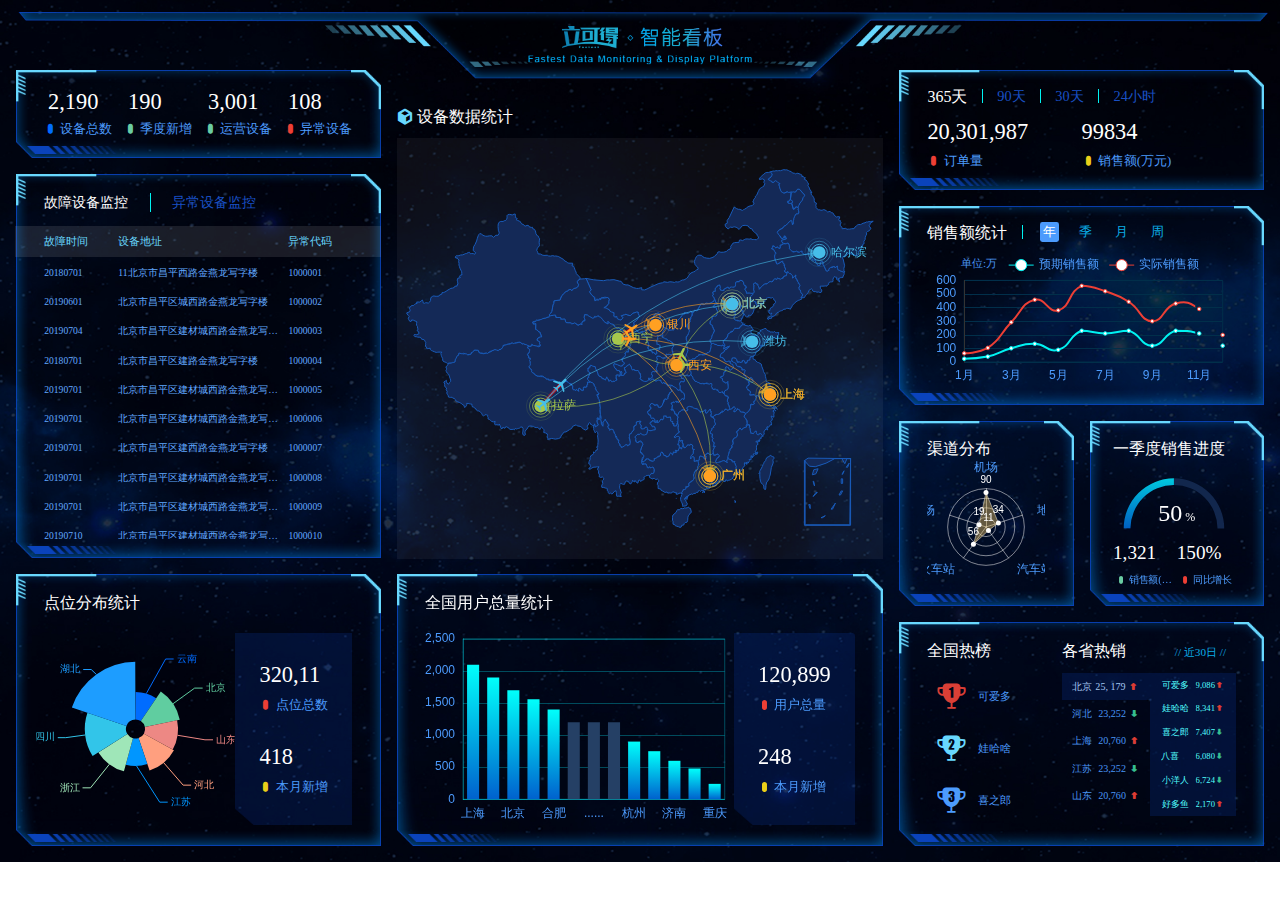
<file: 数据可视化/index.html>
<!DOCTYPE html>
<html lang="en">
  <head>
    <meta charset="UTF-8" />
    <meta name="viewport" content="width=device-width, initial-scale=1.0" />
    <title>数据可视化项目</title>
    <link rel="stylesheet" href="fonts/icomoon.css" />
    <link rel="stylesheet" href="css/index.css" />
    <script src="js/echarts.min.js"></script>
    <script src="js/flexible.js"></script>
    <script src="js/jquery.min.js"></script>
  </head>

  <body>
    <!-- 父容器大盒子 -->
    <div class="viewport">
      <div class="column">
        <!-- 概览区域模块制作 -->
        <div class="panel overview">
          <div class="inner">
            <ul>
              <li>
                <h4>2,190</h4>
                <span>
                  <i class="icon-dot" style="color: #006cff"></i>
                  设备总数
                </span>
              </li>
              <li class="item">
                <h4>190</h4>
                <span>
                  <i class="icon-dot" style="color: #6acca3"></i>
                  季度新增
                </span>
              </li>
              <li>
                <h4>3,001</h4>
                <span>
                  <i class="icon-dot" style="color: #6acca3"></i>
                  运营设备
                </span>
              </li>
              <li>
                <h4>108</h4>
                <span>
                  <i class="icon-dot" style="color: #ed3f35"></i>
                  异常设备
                </span>
              </li>
            </ul>
          </div>
        </div>
        <!-- 监控区域模块制作 -->
        <div class="panel monitor">
          <div class="inner">
            <div class="tabs">
              <a href="javascript:;" class="active">故障设备监控</a>
              <a href="javascript:;">异常设备监控</a>
            </div>
            <div class="content" style="display: block;">
              <div class="head">
                <span class="col">故障时间</span>
                <span class="col">设备地址</span>
                <span class="col">异常代码</span>
              </div>
              <div class="marquee-view">
                <div class="marquee">
                  <div class="row">
                    <span class="col">20180701</span>
                    <span class="col">11北京市昌平西路金燕龙写字楼</span>
                    <span class="col">1000001</span>
                    <span class="icon-dot"></span>
                  </div>
                  <div class="row">
                    <span class="col">20190601</span>
                    <span class="col">北京市昌平区城西路金燕龙写字楼</span>
                    <span class="col">1000002</span>
                    <span class="icon-dot"></span>
                  </div>
                  <div class="row">
                    <span class="col">20190704</span>
                    <span class="col">北京市昌平区建材城西路金燕龙写字楼</span>
                    <span class="col">1000003</span>
                    <span class="icon-dot"></span>
                  </div>
                  <div class="row">
                    <span class="col">20180701</span>
                    <span class="col">北京市昌平区建路金燕龙写字楼</span>
                    <span class="col">1000004</span>
                    <span class="icon-dot"></span>
                  </div>
                  <div class="row">
                    <span class="col">20190701</span>
                    <span class="col">北京市昌平区建材城西路金燕龙写字楼</span>
                    <span class="col">1000005</span>
                    <span class="icon-dot"></span>
                  </div>
                  <div class="row">
                    <span class="col">20190701</span>
                    <span class="col">北京市昌平区建材城西路金燕龙写字楼</span>
                    <span class="col">1000006</span>
                    <span class="icon-dot"></span>
                  </div>
                  <div class="row">
                    <span class="col">20190701</span>
                    <span class="col">北京市昌平区建西路金燕龙写字楼</span>
                    <span class="col">1000007</span>
                    <span class="icon-dot"></span>
                  </div>
                  <div class="row">
                    <span class="col">20190701</span>
                    <span class="col">北京市昌平区建材城西路金燕龙写字楼</span>
                    <span class="col">1000008</span>
                    <span class="icon-dot"></span>
                  </div>
                  <div class="row">
                    <span class="col">20190701</span>
                    <span class="col">北京市昌平区建材城西路金燕龙写字楼</span>
                    <span class="col">1000009</span>
                    <span class="icon-dot"></span>
                  </div>
                  <div class="row">
                    <span class="col">20190710</span>
                    <span class="col">北京市昌平区建材城西路金燕龙写字楼</span>
                    <span class="col">1000010</span>
                    <span class="icon-dot"></span>
                  </div>
                </div>
              </div>
            </div>
            <div class="content">
              <div class="head">
                <span class="col">异常时间</span>
                <span class="col">设备地址</span>
                <span class="col">异常代码</span>
              </div>
              <div class="marquee-view">
                <div class="marquee">
                  <div class="row">
                    <span class="col">20190701</span>
                    <span class="col">北京市昌平区建材城西路金燕龙写字楼</span>
                    <span class="col">1000001</span>
                    <span class="icon-dot"></span>
                  </div>
                  <div class="row">
                    <span class="col">20190701</span>
                    <span class="col">北京市昌平区建材城西路金燕龙写字楼</span>
                    <span class="col">1000002</span>
                    <span class="icon-dot"></span>
                  </div>
                  <div class="row">
                    <span class="col">20190703</span>
                    <span class="col">北京市昌平区建材城西路金燕龙写字楼</span>
                    <span class="col">1000002</span>
                    <span class="icon-dot"></span>
                  </div>
                  <div class="row">
                    <span class="col">20190704</span>
                    <span class="col">北京市昌平区建材城西路金燕龙写字楼</span>
                    <span class="col">1000002</span>
                    <span class="icon-dot"></span>
                  </div>
                  <div class="row">
                    <span class="col">20190705</span>
                    <span class="col">北京市昌平区建材城西路金燕龙写字楼</span>
                    <span class="col">1000002</span>
                    <span class="icon-dot"></span>
                  </div>
                  <div class="row">
                    <span class="col">20190706</span>
                    <span class="col">北京市昌平区建材城西路金燕龙写字楼</span>
                    <span class="col">1000002</span>
                    <span class="icon-dot"></span>
                  </div>
                  <div class="row">
                    <span class="col">20190707</span>
                    <span class="col">北京市昌平区建材城西路金燕龙写字楼</span>
                    <span class="col">1000002</span>
                    <span class="icon-dot"></span>
                  </div>
                  <div class="row">
                    <span class="col">20190708</span>
                    <span class="col">北京市昌平区建材城西路金燕龙写字楼</span>
                    <span class="col">1000002</span>
                    <span class="icon-dot"></span>
                  </div>
                  <div class="row">
                    <span class="col">20190709</span>
                    <span class="col">北京市昌平区建材城西路金燕龙写字楼</span>
                    <span class="col">1000002</span>
                    <span class="icon-dot"></span>
                  </div>
                  <div class="row">
                    <span class="col">20190710</span>
                    <span class="col">北京市昌平区建材城西路金燕龙写字楼</span>
                    <span class="col">1000002</span>
                    <span class="icon-dot"></span>
                  </div>
                </div>
              </div>
            </div>
          </div>
        </div>
        <!-- 点位分布统计模块制作 -->
        <div class="point panel">
          <div class="inner">
            <h3>点位分布统计</h3>
            <div class="chart">
              <div class="pie"></div>
              <div class="data">
                <div class="item">
                  <h4>320,11</h4>
                  <span>
                    <i class="icon-dot" style="color: #ed3f35"></i>
                    点位总数
                  </span>
                </div>
                <div class="item">
                  <h4>418</h4>
                  <span>
                    <i class="icon-dot" style="color: #eacf19"></i>
                    本月新增
                  </span>
                </div>
              </div>
            </div>
          </div>
        </div>
      </div>
      <div class="column">
        <!-- 地图模块 -->
        <div class="map">
          <h3>
            <span class="icon-cube"></span>
            设备数据统计
          </h3>
          <div class="chart">
            <div class="geo"></div>
          </div>
        </div>  
        <!-- 用户统计模块 -->
        <div class="users panel">
          <div class="inner">
            <h3>全国用户总量统计</h3>
            <div class="chart">
              <div class="bar"></div>
              <div class="data">
                <div class="item">
                  <h4>120,899</h4>
                  <span>
                    <i class="icon-dot" style="color: #ed3f35"></i>
                    用户总量
                  </span>
                </div>
                <div class="item">
                  <h4>248</h4>
                  <span>
                    <i class="icon-dot" style="color: #eacf19"></i>
                    本月新增
                  </span>
                </div>
              </div>
            </div>
          </div>
        </div>
      </div>
      <div class="column">
        <!-- 订单 -->
        <div class="order panel">
          <div class="inner">
            <!-- 筛选 -->
            <div class="filter">
              <a href="javascript:;" class="active">365天</a>
              <a href="javascript:;">90天</a>
              <a href="javascript:;">30天</a>
              <a href="javascript:;">24小时</a>
            </div>
            <!-- 数据 -->
            <div class="data">
              <div class="item">
                <h4>20,301,987</h4>
                <span>
                  <i class="icon-dot" style="color: #ed3f35;"></i>
                  订单量
                </span>
              </div>
              <div class="item">
                <h4>99834</h4>
                <span>
                  <i class="icon-dot" style="color: #eacf19;"></i>
                  销售额(万元)
                </span>
              </div>
            </div>
          </div>
        </div>
        <!-- 销售额 -->
        <div class="sales panel">
          <div class="inner">
            <div class="caption">
              <h3>销售额统计</h3>
              <a href="javascript:;" class="active" data-type="year">年</a>
              <a href="javascript:;" data-type="quarter">季</a>
              <a href="javascript:;" data-type="month">月</a>
              <a href="javascript:;" data-type="week">周</a>
            </div>
            <div class="chart">
              <div class="label">单位:万</div>
              <div class="line"></div>
            </div>
          </div>
        </div>
        <!-- 渠道分布以及季度销售模块 -->
        <div class="wrap">
          <div class="channel panel">
            <div class="inner">
              <h3>渠道分布</h3>
              <div class="data">
                <div class="radar"></div>
              </div>
            </div>
          </div>
          <!-- 销售进度模块 -->
          <div class="quarter panel">
            <div class="inner">
              <h3>一季度销售进度</h3>
              <div class="chart">
                <div class="box">
                  <div class="gauge"></div>
                  <div class="label">50<small> %</small></div>
                </div>
                <div class="data">
                  <div class="item">
                    <h4>1,321</h4>
                    <span>
                      <i class="icon-dot" style="color: #6acca3"></i>
                      销售额(万元)
                    </span>
                  </div>
                  <div class="item">
                    <h4>150%</h4>
                    <span>
                      <i class="icon-dot" style="color: #ed3f35"></i>
                      同比增长
                    </span>
                  </div>
                </div>
              </div>
            </div>
          </div>
        </div>

        <!-- 全国热榜模块制作 -->
        <div class="top panel">
          <div class="inner">
            <div class="all">
              <h3>全国热榜</h3>
              <ul>
                <li>
                  <i class="icon-cup1" style="color: #d93f36;"></i>
                  可爱多
                </li>
                <li>
                  <i class="icon-cup2" style="color: #68d8fe;"></i>
                  娃哈啥
                </li>
                <li>
                  <i class="icon-cup3" style="color: #4c9bfd;"></i>
                  喜之郎
                </li>
              </ul>
            </div>
            <div class="province">
              <h3>各省热销 <i class="date">// 近30日 //</i></h3>
              <div class="data">
                <ul class="sup">
                  <!-- <li>
                    <span>北京</span>
                    <span>25,179 <s class="icon-up"></s></span>
                  </li>
                  <li>
                    <span>河北</span>
                    <span>23,252 <s class="icon-down"></s></span>
                  </li> -->
                </ul>
                <ul class="sub">
                  <!-- <li><span></span><span> <s class="icon-up"></s></span></li> -->
                </ul>
              </div>
            </div>
          </div>
        </div>
      </div>
    </div>
    <script src="js/index copy.js"></script>
    <!-- 想使用中国地图必须先引用这个china.js文件 -->
    <script src="js/china.js"></script>
    <!-- 引入我们自己的地图js文件 -->
    <script src="js/myMap.js"></script>
  </body>
</html>
</file>
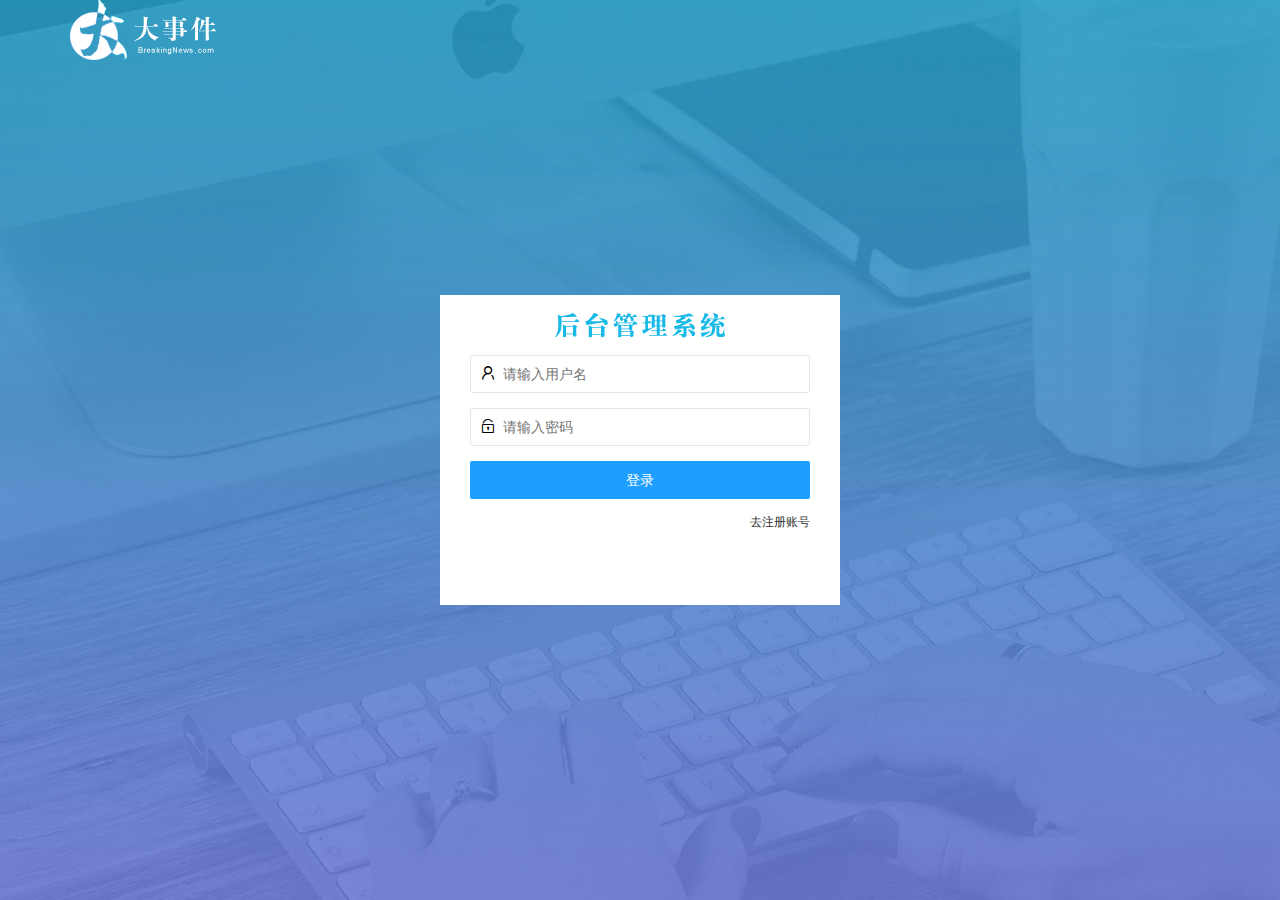
<file: login.html>
<!DOCTYPE html>
<html lang="en">

<head>
    <meta charset="UTF-8">
    <meta name="viewport" content="width=device-width, initial-scale=1.0">
    <title>大事件-登录/注册</title>
    <!-- 导入 LayUI 的样式 -->
    <link rel="stylesheet" href="assets/lib/layui/css/layui.css" />
    <!-- 导入自己的样式表 -->
    <link rel="stylesheet" href="assets/css/login.css" />
</head>

<body>
    <!-- 头部的 Logo 区域 -->
    <div class="layui-main">
        <img src="assets/images/logo.png" alt="" />
    </div>
    <!-- 登录注册区域 -->
    <div class="loginAndRegBox">
        <div class="title-box"></div>
        <!-- 登录的div -->
        <div class="login-box">
          <!-- 登录的表单 -->
          <form class="layui-form" id="form_login">
            <!-- 用户名 -->
            <div class="layui-form-item">
              <i class="layui-icon layui-icon-username"></i>
              <input type="text" name="username" required lay-verify="required" placeholder="请输入用户名" autocomplete="off" class="layui-input" />
            </div>
            <!-- 密码 -->
            <div class="layui-form-item">
              <i class="layui-icon layui-icon-password"></i>
              <input type="password" name="password" required lay-verify="required|pwd" placeholder="请输入密码" autocomplete="off" class="layui-input" />
            </div>
            <!-- 登录按钮 -->
            <div class="layui-form-item">
              <!-- 注意：表单提交按钮和普通按钮的区别，就是 lay-submit 属性 -->
              <button class="layui-btn layui-btn-fluid layui-btn-normal" lay-submit>登录</button>
            </div>
            <div class="layui-form-item links">
              <a href="javascript:;" id="link_reg">去注册账号</a>
            </div>
          </form>
        </div>
        <!-- 注册的div -->
        <div class="reg-box">
          <!-- 注册的表单 -->
          <form class="layui-form" id="form_reg">
            <!-- 用户名 -->
            <div class="layui-form-item">
              <i class="layui-icon layui-icon-username"></i>
              <input type="text" name="username" required lay-verify="required" placeholder="请输入用户名" autocomplete="off" class="layui-input" />
            </div>
            <!-- 密码 -->
            <div class="layui-form-item">
              <i class="layui-icon layui-icon-password"></i>
              <input type="password" name="password" required lay-verify="required|pwd" placeholder="请输入密码" autocomplete="off" class="layui-input" />
            </div>
            <!-- 密码确认框 -->
            <div class="layui-form-item">
              <i class="layui-icon layui-icon-password"></i>
              <input type="password" name="repassword" required lay-verify="required|pwd|repwd" placeholder="再次确认密码" autocomplete="off" class="layui-input" />
            </div>
            <!-- 注册按钮 -->
            <div class="layui-form-item">
              <!-- 注意：表单提交按钮和普通按钮的区别，就是 lay-submit 属性 -->
              <button class="layui-btn layui-btn-fluid layui-btn-normal" lay-submit>注册</button>
            </div>
            <div class="layui-form-item links">
              <a href="javascript:;" id="link_login">去登录</a>
            </div>
          </form>
        </div>
      </div>
      <!-- 导入 Layui 的JS文件 -->
    <script src="/assets/lib/layui/layui.all.js"></script>
    <!-- 导入 JQuery -->
    <script src="/assets/lib/jquery.js"></script>
    <!-- 导入自己封装的 baseAPI.js -->
    <script src="/assets/js/baseAPI.js"></script>
    <!-- 导入自己的 JavaScript 脚本 -->
    <script src="/assets/js/login.js"></script>
</body>

</html>
</file>
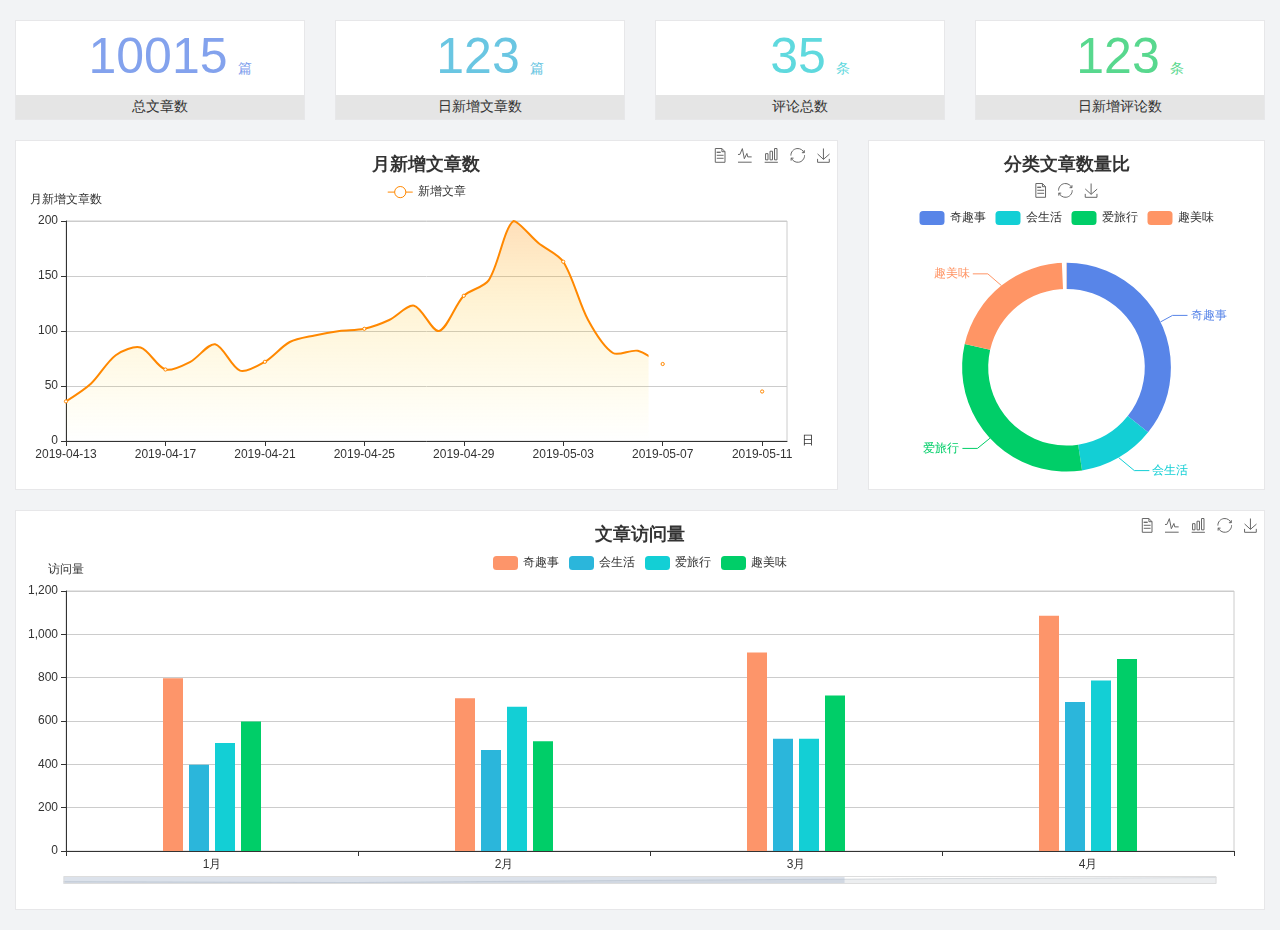
<file: home/dashboard.html>
<!DOCTYPE html>
<html lang="en">

<head>
  <meta charset="UTF-8">
  <meta name="viewport" content="width=device-width, initial-scale=1.0">
  <meta http-equiv="X-UA-Compatible" content="ie=edge">
  <title>图表统计</title>
  <link rel="stylesheet" href="../../assets/lib/bootstrap.css" />
  <link rel="stylesheet" href="../../assets/lib/main.css" />
  <script src="../../assets/lib/jquery.js"></script>
  <script type="text/javascript" src="../../assets/lib/echarts.min.js"></script>
</head>

<body>
  <div class="container-fluid">
    <div class="row spannel_list">
      <div class="col-sm-3 col-xs-6">
        <div class="spannel">
          <em>10015</em><span>篇</span>
          <b>总文章数</b>
        </div>
      </div>
      <div class="col-sm-3 col-xs-6">
        <div class="spannel scolor01">
          <em>123</em><span>篇</span>
          <b>日新增文章数</b>
        </div>
      </div>
      <div class="col-sm-3 col-xs-6">
        <div class="spannel scolor02">
          <em>35</em><span>条</span>
          <b>评论总数</b>
        </div>
      </div>
      <div class="col-sm-3 col-xs-6">
        <div class="spannel scolor03">
          <em>123</em><span>条</span>
          <b>日新增评论数</b>
        </div>
      </div>
    </div>
  </div>

  <div class="container-fluid">
    <div class="row curve-pie">
      <div class="col-lg-8 col-md-8">
        <div class="gragh_pannel" id="curve_show"></div>
      </div>
      <div class="col-lg-4 col-md-4">
        <div class="gragh_pannel" id="pie_show"></div>
      </div>
    </div>
  </div>

  <div class="container-fluid">
    <div class="column_pannel" id="column_show"></div>
  </div>

  <script>
    var oChart = echarts.init(document.getElementById('curve_show'));
    var aList_all = [
      { 'count': 36, 'date': '2019-04-13' },
      { 'count': 52, 'date': '2019-04-14' },
      { 'count': 78, 'date': '2019-04-15' },
      { 'count': 85, 'date': '2019-04-16' },
      { 'count': 65, 'date': '2019-04-17' },
      { 'count': 72, 'date': '2019-04-18' },
      { 'count': 88, 'date': '2019-04-19' },
      { 'count': 64, 'date': '2019-04-20' },
      { 'count': 72, 'date': '2019-04-21' },
      { 'count': 90, 'date': '2019-04-22' },
      { 'count': 96, 'date': '2019-04-23' },
      { 'count': 100, 'date': '2019-04-24' },
      { 'count': 102, 'date': '2019-04-25' },
      { 'count': 110, 'date': '2019-04-26' },
      { 'count': 123, 'date': '2019-04-27' },
      { 'count': 100, 'date': '2019-04-28' },
      { 'count': 132, 'date': '2019-04-29' },
      { 'count': 146, 'date': '2019-04-30' },
      { 'count': 200, 'date': '2019-05-01' },
      { 'count': 180, 'date': '2019-05-02' },
      { 'count': 163, 'date': '2019-05-03' },
      { 'count': 110, 'date': '2019-05-04' },
      { 'count': 80, 'date': '2019-05-05' },
      { 'count': 82, 'date': '2019-05-06' },
      { 'count': 70, 'date': '2019-05-07' },
      { 'count': 65, 'date': '2019-05-08' },
      { 'count': 54, 'date': '2019-05-09' },
      { 'count': 40, 'date': '2019-05-10' },
      { 'count': 45, 'date': '2019-05-11' },
      { 'count': 38, 'date': '2019-05-12' },
    ];

    let aCount = [];
    let aDate = [];

    for (var i = 0; i < aList_all.length; i++) {
      aCount.push(aList_all[i].count);
      aDate.push(aList_all[i].date);
    }

    var chartopt = {
      title: {
        text: '月新增文章数',
        left: 'center',
        top: '10'
      },
      tooltip: {
        trigger: 'axis'
      },
      legend: {
        data: ['新增文章'],
        top: '40'
      },
      toolbox: {
        show: true,
        feature: {
          mark: { show: true },
          dataView: { show: true, readOnly: false },
          magicType: { show: true, type: ['line', 'bar'] },
          restore: { show: true },
          saveAsImage: { show: true }
        }
      },
      calculable: true,
      xAxis: [
        {
          name: '日',
          type: 'category',
          boundaryGap: false,
          data: aDate
        }
      ],
      yAxis: [
        {
          name: '月新增文章数',
          type: 'value'
        }
      ],
      series: [
        {
          name: '新增文章',
          type: 'line',
          smooth: true,
          itemStyle: { normal: { areaStyle: { type: 'default' }, color: '#f80' }, lineStyle: { color: '#f80' } },
          data: aCount
        }],
      areaStyle: {
        normal: {
          color: new echarts.graphic.LinearGradient(0, 0, 0, 1, [{
            offset: 0,
            color: 'rgba(255,136,0,0.39)'
          }, {
            offset: .34,
            color: 'rgba(255,180,0,0.25)'
          }, {
            offset: 1,
            color: 'rgba(255,222,0,0.00)'
          }])

        }
      },
      grid: {
        show: true,
        x: 50,
        x2: 50,
        y: 80,
        height: 220
      }
    };

    oChart.setOption(chartopt);


    var oPie = echarts.init(document.getElementById('pie_show'));
    var oPieopt =
    {
      title: {
        top: 10,
        text: '分类文章数量比',
        x: 'center'
      },
      tooltip: {
        trigger: 'item',
        formatter: "{a} <br/>{b} : {c} ({d}%)"
      },
      color: ['#5885e8', '#13cfd5', '#00ce68', '#ff9565'],
      legend: {
        x: 'center',
        top: 65,
        data: ['奇趣事', '会生活', '爱旅行', '趣美味']
      },
      toolbox: {
        show: true,
        x: 'center',
        top: 35,
        feature: {
          mark: { show: true },
          dataView: { show: true, readOnly: false },
          magicType: {
            show: true,
            type: ['pie', 'funnel'],
            option: {
              funnel: {
                x: '25%',
                width: '50%',
                funnelAlign: 'left',
                max: 1548
              }
            }
          },
          restore: { show: true },
          saveAsImage: { show: true }
        }
      },
      calculable: true,
      series: [
        {
          name: '访问来源',
          type: 'pie',
          radius: ['45%', '60%'],
          center: ['50%', '65%'],
          data: [
            { value: 300, name: '奇趣事' },
            { value: 100, name: '会生活' },
            { value: 260, name: '爱旅行' },
            { value: 180, name: '趣美味' }
          ]
        }
      ]
    };
    oPie.setOption(oPieopt);



    var oColumn = this.echarts.init(document.getElementById('column_show'));
    var oColumnopt =
    {
      title: {
        text: '文章访问量',
        left: 'center',
        top: '10'
      },
      tooltip: {
        trigger: 'axis'
      },
      legend: {
        data: ['奇趣事', '会生活', '爱旅行', '趣美味'],
        top: '40'
      },
      toolbox: {
        show: true,
        feature: {
          mark: { show: true },
          dataView: { show: true, readOnly: false },
          magicType: { show: true, type: ['line', 'bar'] },
          restore: { show: true },
          saveAsImage: { show: true }
        }
      },
      calculable: true,
      xAxis: [
        {
          type: 'category',
          data: ['1月', '2月', '3月', '4月', '5月']
        }
      ],
      yAxis: [
        {
          name: '访问量',
          type: 'value'
        }
      ],
      series: [
        {
          name: '奇趣事',
          type: 'bar',
          barWidth: 20,
          itemStyle: {
            normal: { areaStyle: { type: 'default' }, color: '#fd956a' }
          },
          data: [800, 708, 920, 1090, 1200]
        },
        {
          name: '会生活',
          type: 'bar',
          barWidth: 20,
          itemStyle: {
            normal: { areaStyle: { type: 'default' }, color: '#2bb6db' }
          },
          data: [400, 468, 520, 690, 800]
        },
        {
          name: '爱旅行',
          type: 'bar',
          barWidth: 20,
          itemStyle: {
            normal: { areaStyle: { type: 'default' }, color: '#13cfd5' }
          },
          data: [500, 668, 520, 790, 900]
        },
        {
          name: '趣美味',
          type: 'bar',
          barWidth: 20,
          itemStyle: {
            normal: { areaStyle: { type: 'default' }, color: '#00ce68' }
          },
          data: [600, 508, 720, 890, 1000]
        }
      ],
      grid: {
        show: true,
        x: 50,
        x2: 30,
        y: 80,
        height: 260
      },
      dataZoom: [//给x轴设置滚动条
        {
          start: 0,//默认为0
          end: 100 - 1000 / 31,//默认为100
          type: 'slider',
          show: true,
          xAxisIndex: [0],
          handleSize: 0,//滑动条的 左右2个滑动条的大小
          height: 8,//组件高度
          left: 45, //左边的距离
          right: 50,//右边的距离
          bottom: 26,//右边的距离
          handleColor: '#ddd',//h滑动图标的颜色
          handleStyle: {
            borderColor: "#cacaca",
            borderWidth: "1",
            shadowBlur: 2,
            background: "#ddd",
            shadowColor: "#ddd",
          }
        }]
    };
    oColumn.setOption(oColumnopt);
  </script>
</body>

</html>
</file>
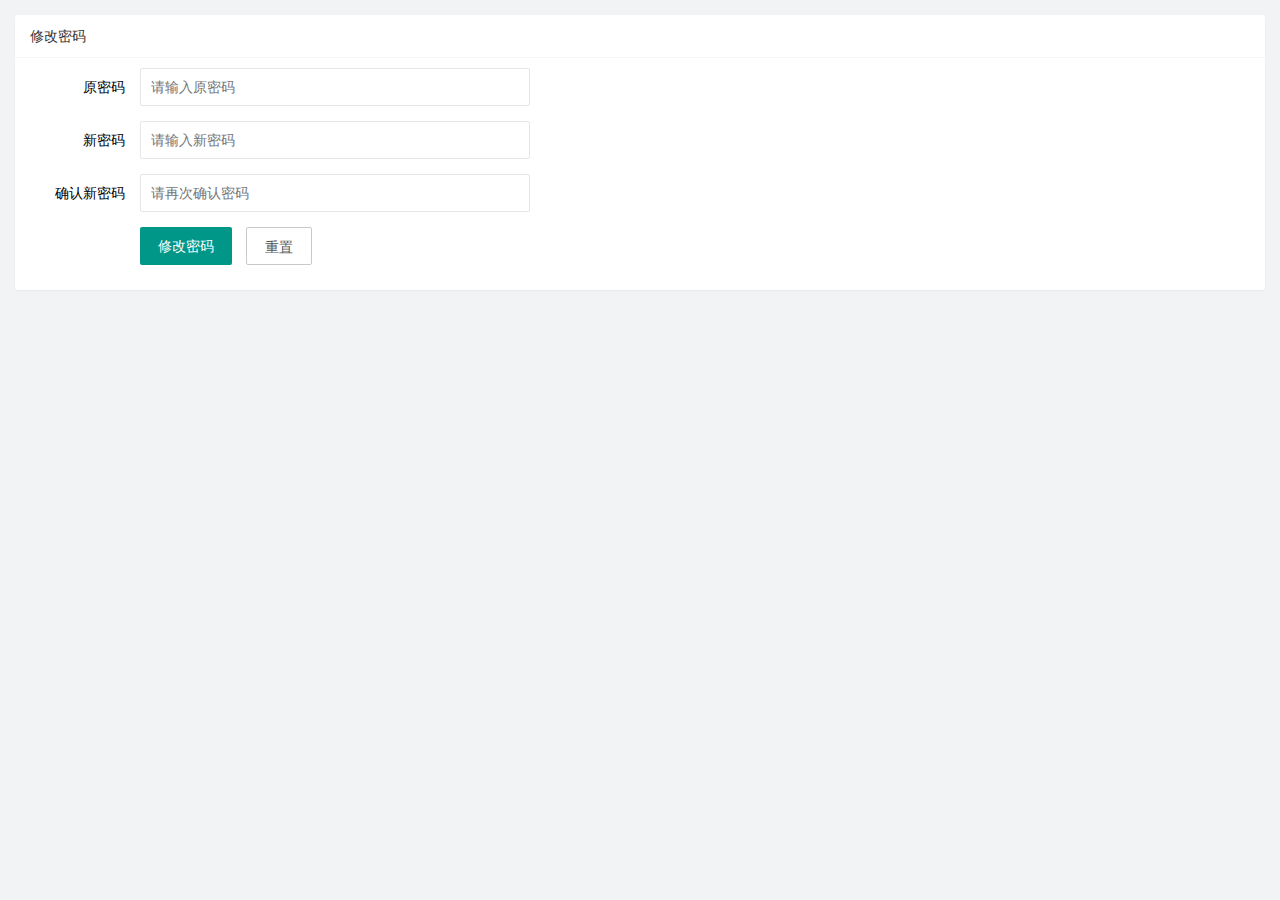
<file: user/psd_info.html>
<!DOCTYPE html>
<html lang="en">
  <head>
    <meta charset="UTF-8" />
    <meta name="viewport" content="width=device-width, initial-scale=1.0" />
    <title>Document</title>
    <link rel="stylesheet" href="/assets/lib/layui/css/layui.css" />
    <link rel="stylesheet" href="/assets/css//user/psd_info.css" />
  </head>
  <body>
    <!-- 卡片区域 -->
    <div class="layui-card">
      <div class="layui-card-header">修改密码</div>
      <div class="layui-card-body">
        <form class="layui-form">
          <div class="layui-form-item">
            <label class="layui-form-label">原密码</label>
            <div class="layui-input-block">
              <input type="password" name="oldPwd" required lay-verify="required|pwd" placeholder="请输入原密码" autocomplete="off" class="layui-input" />
            </div>
          </div>
          <div class="layui-form-item">
            <label class="layui-form-label">新密码</label>
            <div class="layui-input-block">
              <input type="password" name="newPwd" required lay-verify="required|pwd|samePwd" placeholder="请输入新密码" autocomplete="off" class="layui-input" />
            </div>
          </div>
          <div class="layui-form-item">
            <label class="layui-form-label">确认新密码</label>
            <div class="layui-input-block">
              <input type="password" name="rePwd" required lay-verify="required|pwd|rePwd" placeholder="请再次确认密码" autocomplete="off" class="layui-input" />
            </div>
          </div>
          <div class="layui-form-item">
            <div class="layui-input-block">
              <button class="layui-btn" lay-submit lay-filter="formDemo">修改密码</button>
              <button type="reset" class="layui-btn layui-btn-primary">重置</button>
            </div>
          </div>
        </form>
      </div>
    </div>

    <!-- 导入 layui 的 js -->
    <script src="/assets/lib/layui/layui.all.js"></script>
    <!-- 导入 jQuery -->
    <script src="/assets/lib/jquery.js"></script>
    <!-- 导入 baseAPI -->
    <script src="/assets/js/baseAPI.js"></script>
    <!-- 导入自己的 js -->
    <script src="/assets/js/pwd.js"></script>
  </body>
</html>
</file>
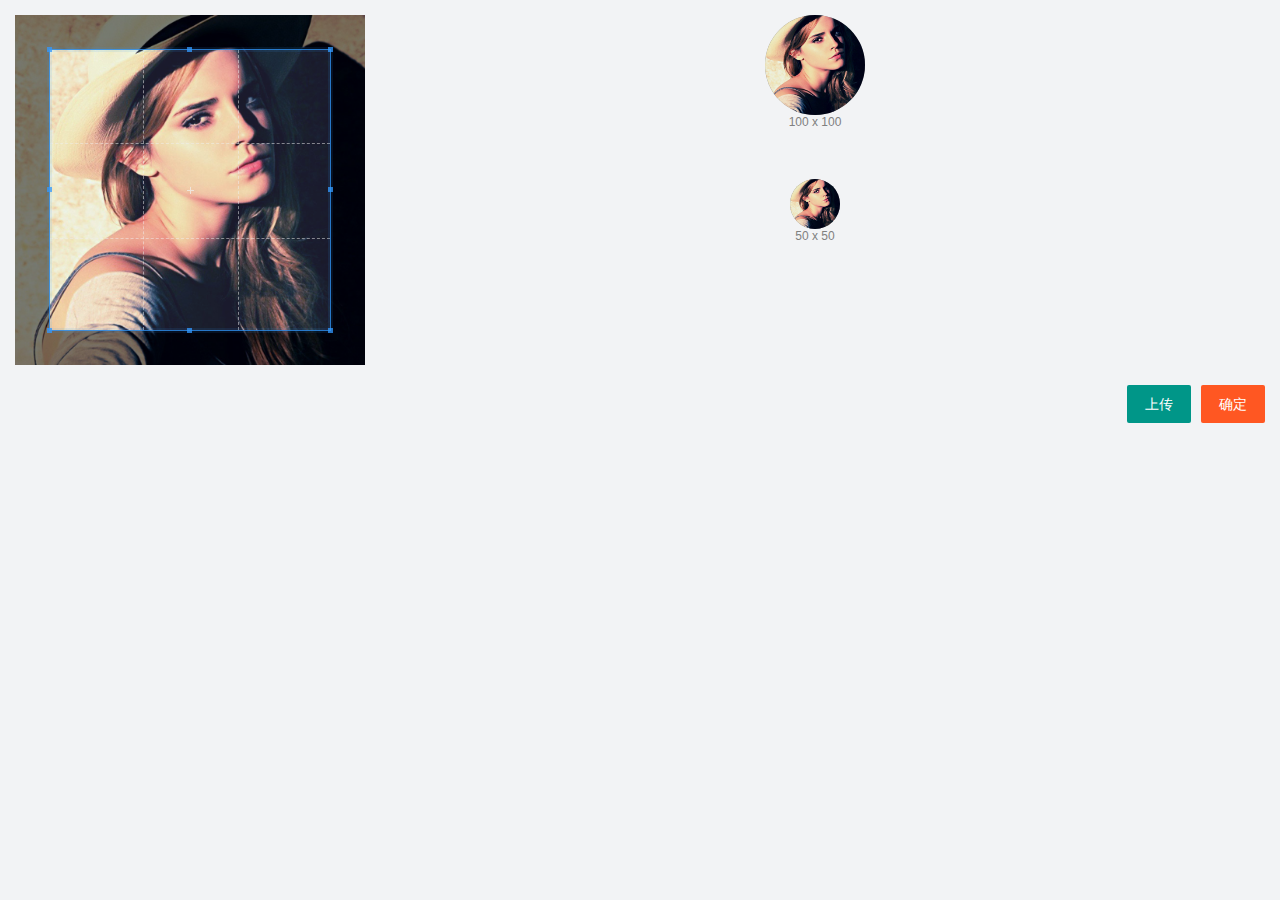
<file: user/user_avatar.html>
<!DOCTYPE html>
<html lang="en">

<head>
    <meta charset="UTF-8">
    <meta name="viewport" content="width=device-width, initial-scale=1.0">
    <title>Document</title>
    <link rel="stylesheet" type="" href="/assets/lib/layui/css/layui.css">
    <link rel="stylesheet" href="/assets/lib/cropper/cropper.css" />
    <link rel="stylesheet" type="" href="/assets/css/user/user_avatar.css">
</head>

<body>
    <!-- 第一行的图片裁剪和预览区域 -->
    <div class="row1">
        <!-- 图片裁剪区域 -->
        <div class="cropper-box">
            <!-- 这个 img 标签很重要，将来会把它初始化为裁剪区域 -->
            <img id="image" src="/assets/images/sample.jpg" />
        </div>
        <!-- 图片的预览区域 -->
        <div class="preview-box">
            <div>
                <!-- 宽高为 100px 的预览区域 -->
                <div class="img-preview w100"></div>
                <p class="size">100 x 100</p>
            </div>
            <div>
                <!-- 宽高为 50px 的预览区域 -->
                <div class="img-preview w50"></div>
                <p class="size">50 x 50</p>
            </div>
        </div>
    </div 
    <!-- 第二行的按钮区域 -->
    <div class="row2">
         <!-- 通过accept，允许用户选择的文件 -->
        <input type="file" id="file" accept="image/png,image/jpeg" />
        <button type="button" class="layui-btn" id="btnChooseImage">上传</button>
        <button type="button" class="layui-btn layui-btn-danger" id="btnUpload">确定</button>
    </div>

    <script src="/assets/lib/layui/layui.all.js"></script>
    <script src="/assets/lib/jquery.js"></script>
    <script src="/assets/lib/cropper/Cropper.js"></script>
    <script src="/assets/lib/cropper/jquery-cropper.js"></script>
    <script src="/assets/js/baseAPI.js"></script>
    <script src="/assets/js/user_avatar.js"></script>
</body>

</html>
</file>
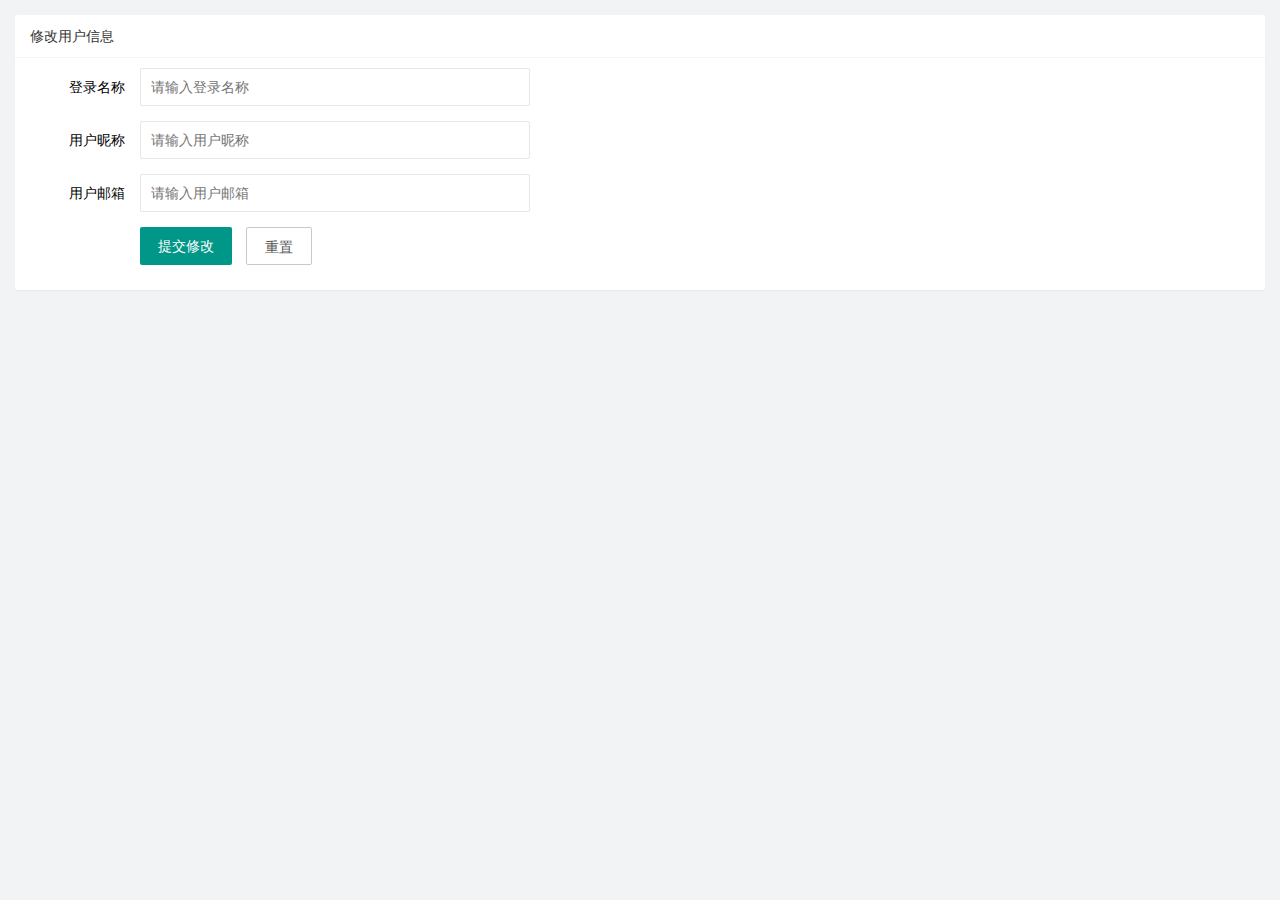
<file: user/user_info.html>
<!DOCTYPE html>
<html lang="en">
<head>
    <meta charset="UTF-8">
    <meta name="viewport" content="width=device-width, initial-scale=1.0">
    <title>Document</title>
    <!-- layui的样式 -->
    <link rel="stylesheet" type="" href="/assets/lib/layui/css/layui.css">
    <!-- 自己的样式 -->
    <link rel="stylesheet" type="" href="/assets/css/user/user_info.css">
</head>
<body>
    <!-- 卡片区域 -->
    <div class="layui-card">
        <div class="layui-card-header">修改用户信息</div>
        <div class="layui-card-body">
          <!-- form 表单区域 -->
          <form class="layui-form" lay-filter="formUserInfo">
            <!-- 这是隐藏域 -->
            <input type="hidden" name="id" value="" />
            
            <div class="layui-form-item">
              <label class="layui-form-label">登录名称</label>
              <div class="layui-input-block">
                <input type="text" name="username" required lay-verify="required" placeholder="请输入登录名称" autocomplete="off" class="layui-input" readonly />
              </div>
            </div>
            <div class="layui-form-item">
              <label class="layui-form-label">用户昵称</label>
              <div class="layui-input-block">
                <input type="text" name="nickname" required lay-verify="required|nickname" placeholder="请输入用户昵称" autocomplete="off" class="layui-input" />
              </div>
            </div>
            <div class="layui-form-item">
              <label class="layui-form-label">用户邮箱</label>
              <div class="layui-input-block">
                <input type="text" name="email" required lay-verify="required|email" placeholder="请输入用户邮箱" autocomplete="off" class="layui-input" />
              </div>
            </div>
            <div class="layui-form-item">
              <div class="layui-input-block">
                <button class="layui-btn" lay-submit lay-filter="formDemo">提交修改</button>
                <button type="reset" class="layui-btn layui-btn-primary" id="btnReset">重置</button>
              </div>
            </div>
          </form>
        </div>
      </div>
      <!-- 导入layui的js -->
      <script src="/assets/lib/layui/layui.all.js"></script>
      <!-- 导入jquery文件 -->
      <script src="/assets/lib/jquery.js"></script>
      <!-- 导入自己封装的 baseAPI -->
      <script src="/assets/js/baseAPI.js"></script>
      <!-- 导入自己的js文件 -->
      <script src="/assets/js/user.js"></script>
</body>
</html>
</file>
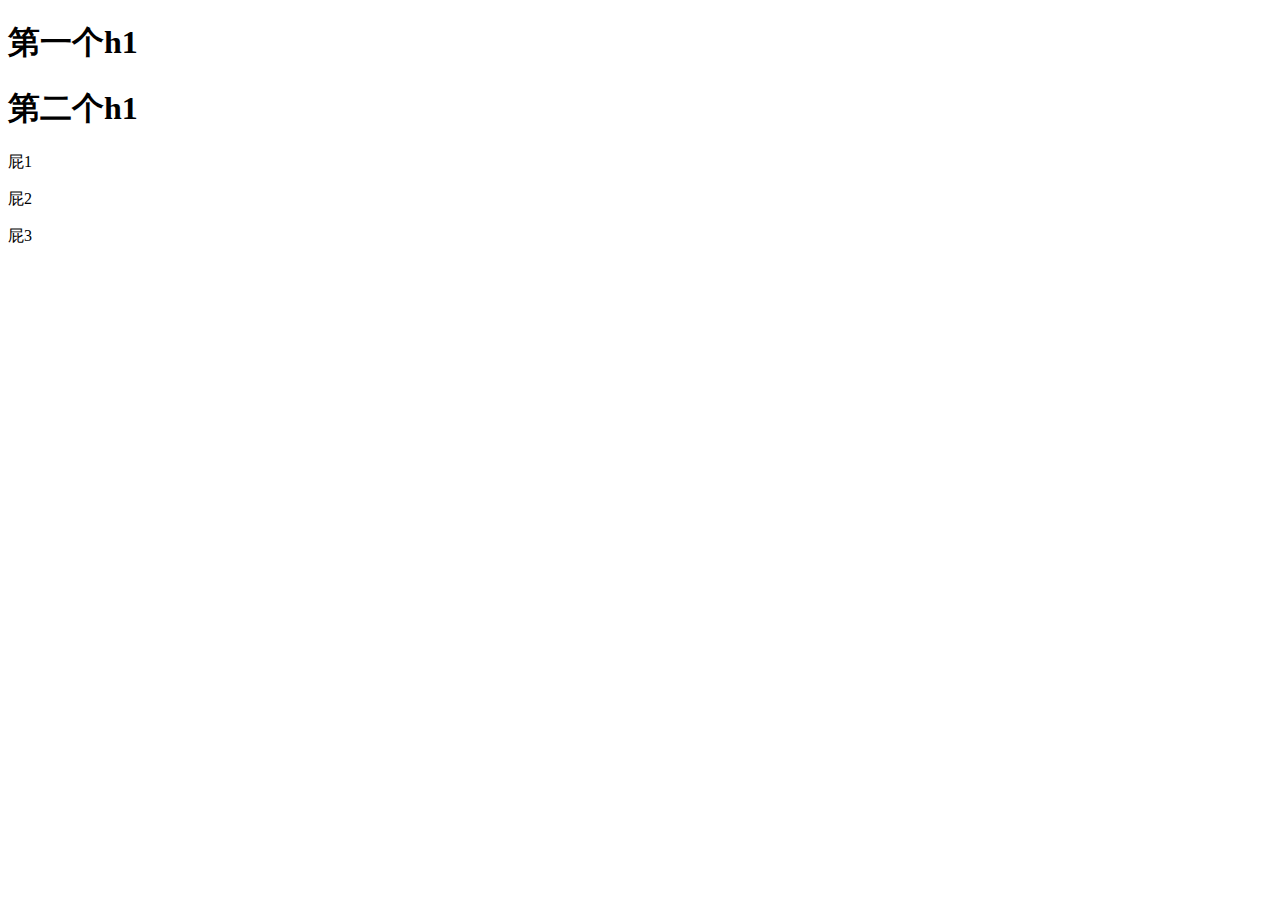
<file: 数据可视化/01-$(this).index()索引问题.html>
<!DOCTYPE html>
<html lang="en">
  <head>
    <meta charset="UTF-8" />
    <meta name="viewport" content="width=device-width, initial-scale=1.0" />
    <title>Document</title>
    <script src="js/jquery.min.js"></script>
  </head>
  <body>
    <div>
      <h1>第一个h1</h1>
      <h1>第二个h1</h1>
      <p>屁1</p>
      <p>屁2</p>
      <p>屁3</p>
    </div>
    <script>
      $("div p").on("click", function() {
        console.log($(this).index());
      });
    </script>
  </body>
</html>
</file>
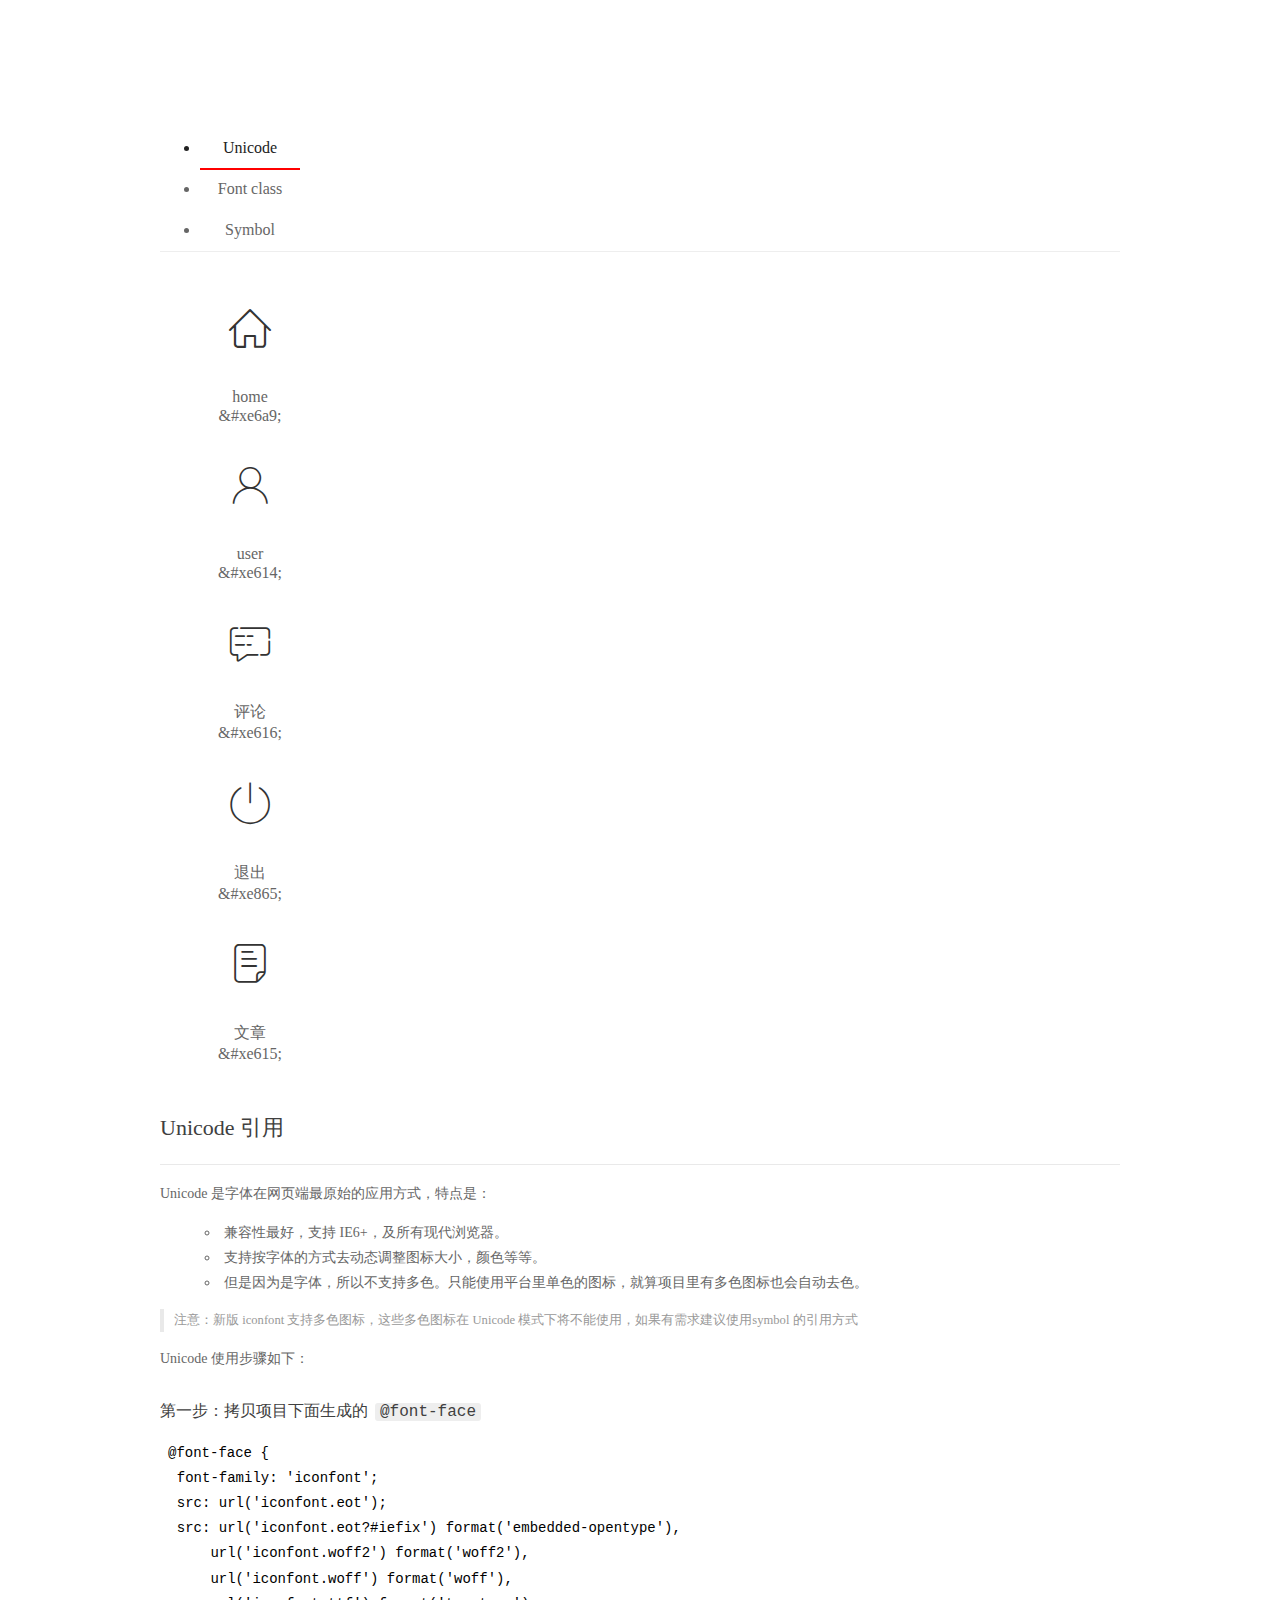
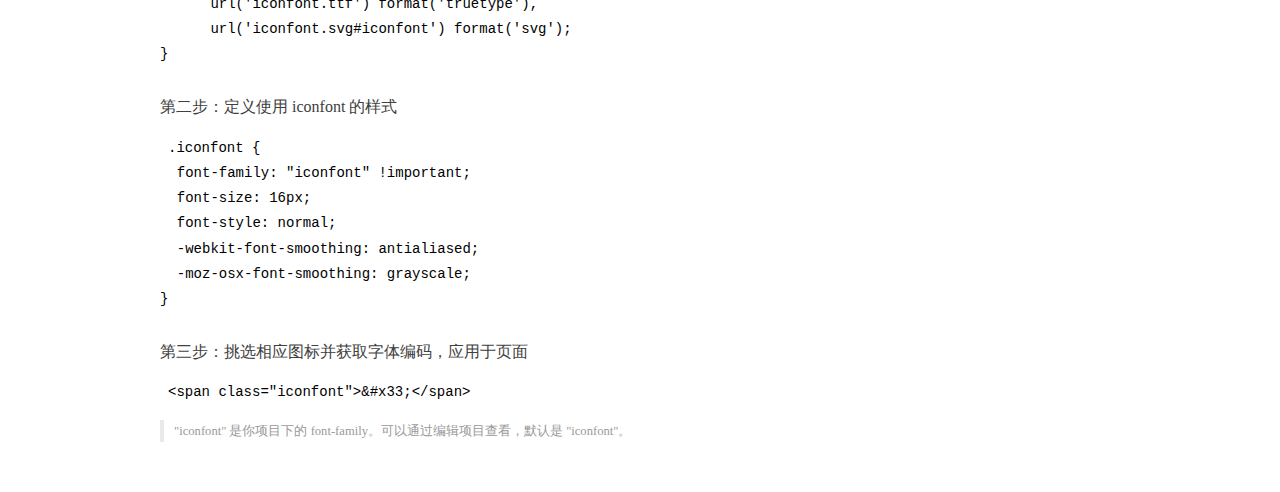
<file: assets/fonts/demo_index.html>
<!DOCTYPE html>
<html>
<head>
  <meta charset="utf-8"/>
  <title>IconFont Demo</title>
  <link rel="shortcut icon" href="https://gtms04.alicdn.com/tps/i4/TB1_oz6GVXXXXaFXpXXJDFnIXXX-64-64.ico" type="image/x-icon"/>
  <link rel="stylesheet" href="https://g.alicdn.com/thx/cube/1.3.2/cube.min.css">
  <link rel="stylesheet" href="demo.css">
  <link rel="stylesheet" href="iconfont.css">
  <script src="iconfont.js"></script>
  <!-- jQuery -->
  <script src="https://a1.alicdn.com/oss/uploads/2018/12/26/7bfddb60-08e8-11e9-9b04-53e73bb6408b.js"></script>
  <!-- 代码高亮 -->
  <script src="https://a1.alicdn.com/oss/uploads/2018/12/26/a3f714d0-08e6-11e9-8a15-ebf944d7534c.js"></script>
</head>
<body>
  <div class="main">
    <h1 class="logo"><a href="https://www.iconfont.cn/" title="iconfont 首页" target="_blank">&#xe86b;</a></h1>
    <div class="nav-tabs">
      <ul id="tabs" class="dib-box">
        <li class="dib active"><span>Unicode</span></li>
        <li class="dib"><span>Font class</span></li>
        <li class="dib"><span>Symbol</span></li>
      </ul>
      
    </div>
    <div class="tab-container">
      <div class="content unicode" style="display: block;">
          <ul class="icon_lists dib-box">
          
            <li class="dib">
              <span class="icon iconfont">&#xe6a9;</span>
                <div class="name">home</div>
                <div class="code-name">&amp;#xe6a9;</div>
              </li>
          
            <li class="dib">
              <span class="icon iconfont">&#xe614;</span>
                <div class="name">user</div>
                <div class="code-name">&amp;#xe614;</div>
              </li>
          
            <li class="dib">
              <span class="icon iconfont">&#xe616;</span>
                <div class="name">评论</div>
                <div class="code-name">&amp;#xe616;</div>
              </li>
          
            <li class="dib">
              <span class="icon iconfont">&#xe865;</span>
                <div class="name">退出</div>
                <div class="code-name">&amp;#xe865;</div>
              </li>
          
            <li class="dib">
              <span class="icon iconfont">&#xe615;</span>
                <div class="name">文章</div>
                <div class="code-name">&amp;#xe615;</div>
              </li>
          
          </ul>
          <div class="article markdown">
          <h2 id="unicode-">Unicode 引用</h2>
          <hr>

          <p>Unicode 是字体在网页端最原始的应用方式，特点是：</p>
          <ul>
            <li>兼容性最好，支持 IE6+，及所有现代浏览器。</li>
            <li>支持按字体的方式去动态调整图标大小，颜色等等。</li>
            <li>但是因为是字体，所以不支持多色。只能使用平台里单色的图标，就算项目里有多色图标也会自动去色。</li>
          </ul>
          <blockquote>
            <p>注意：新版 iconfont 支持多色图标，这些多色图标在 Unicode 模式下将不能使用，如果有需求建议使用symbol 的引用方式</p>
          </blockquote>
          <p>Unicode 使用步骤如下：</p>
          <h3 id="-font-face">第一步：拷贝项目下面生成的 <code>@font-face</code></h3>
<pre><code class="language-css"
>@font-face {
  font-family: 'iconfont';
  src: url('iconfont.eot');
  src: url('iconfont.eot?#iefix') format('embedded-opentype'),
      url('iconfont.woff2') format('woff2'),
      url('iconfont.woff') format('woff'),
      url('iconfont.ttf') format('truetype'),
      url('iconfont.svg#iconfont') format('svg');
}
</code></pre>
          <h3 id="-iconfont-">第二步：定义使用 iconfont 的样式</h3>
<pre><code class="language-css"
>.iconfont {
  font-family: "iconfont" !important;
  font-size: 16px;
  font-style: normal;
  -webkit-font-smoothing: antialiased;
  -moz-osx-font-smoothing: grayscale;
}
</code></pre>
          <h3 id="-">第三步：挑选相应图标并获取字体编码，应用于页面</h3>
<pre>
<code class="language-html"
>&lt;span class="iconfont"&gt;&amp;#x33;&lt;/span&gt;
</code></pre>
          <blockquote>
            <p>"iconfont" 是你项目下的 font-family。可以通过编辑项目查看，默认是 "iconfont"。</p>
          </blockquote>
          </div>
      </div>
      <div class="content font-class">
        <ul class="icon_lists dib-box">
          
          <li class="dib">
            <span class="icon iconfont icon-home"></span>
            <div class="name">
              home
            </div>
            <div class="code-name">.icon-home
            </div>
          </li>
          
          <li class="dib">
            <span class="icon iconfont icon-user"></span>
            <div class="name">
              user
            </div>
            <div class="code-name">.icon-user
            </div>
          </li>
          
          <li class="dib">
            <span class="icon iconfont icon-pinglun"></span>
            <div class="name">
              评论
            </div>
            <div class="code-name">.icon-pinglun
            </div>
          </li>
          
          <li class="dib">
            <span class="icon iconfont icon-tuichu"></span>
            <div class="name">
              退出
            </div>
            <div class="code-name">.icon-tuichu
            </div>
          </li>
          
          <li class="dib">
            <span class="icon iconfont icon-16"></span>
            <div class="name">
              文章
            </div>
            <div class="code-name">.icon-16
            </div>
          </li>
          
        </ul>
        <div class="article markdown">
        <h2 id="font-class-">font-class 引用</h2>
        <hr>

        <p>font-class 是 Unicode 使用方式的一种变种，主要是解决 Unicode 书写不直观，语意不明确的问题。</p>
        <p>与 Unicode 使用方式相比，具有如下特点：</p>
        <ul>
          <li>兼容性良好，支持 IE8+，及所有现代浏览器。</li>
          <li>相比于 Unicode 语意明确，书写更直观。可以很容易分辨这个 icon 是什么。</li>
          <li>因为使用 class 来定义图标，所以当要替换图标时，只需要修改 class 里面的 Unicode 引用。</li>
          <li>不过因为本质上还是使用的字体，所以多色图标还是不支持的。</li>
        </ul>
        <p>使用步骤如下：</p>
        <h3 id="-fontclass-">第一步：引入项目下面生成的 fontclass 代码：</h3>
<pre><code class="language-html">&lt;link rel="stylesheet" href="./iconfont.css"&gt;
</code></pre>
        <h3 id="-">第二步：挑选相应图标并获取类名，应用于页面：</h3>
<pre><code class="language-html">&lt;span class="iconfont icon-xxx"&gt;&lt;/span&gt;
</code></pre>
        <blockquote>
          <p>"
            iconfont" 是你项目下的 font-family。可以通过编辑项目查看，默认是 "iconfont"。</p>
        </blockquote>
      </div>
      </div>
      <div class="content symbol">
          <ul class="icon_lists dib-box">
          
            <li class="dib">
                <svg class="icon svg-icon" aria-hidden="true">
                  <use xlink:href="#icon-home"></use>
                </svg>
                <div class="name">home</div>
                <div class="code-name">#icon-home</div>
            </li>
          
            <li class="dib">
                <svg class="icon svg-icon" aria-hidden="true">
                  <use xlink:href="#icon-user"></use>
                </svg>
                <div class="name">user</div>
                <div class="code-name">#icon-user</div>
            </li>
          
            <li class="dib">
                <svg class="icon svg-icon" aria-hidden="true">
                  <use xlink:href="#icon-pinglun"></use>
                </svg>
                <div class="name">评论</div>
                <div class="code-name">#icon-pinglun</div>
            </li>
          
            <li class="dib">
                <svg class="icon svg-icon" aria-hidden="true">
                  <use xlink:href="#icon-tuichu"></use>
                </svg>
                <div class="name">退出</div>
                <div class="code-name">#icon-tuichu</div>
            </li>
          
            <li class="dib">
                <svg class="icon svg-icon" aria-hidden="true">
                  <use xlink:href="#icon-16"></use>
                </svg>
                <div class="name">文章</div>
                <div class="code-name">#icon-16</div>
            </li>
          
          </ul>
          <div class="article markdown">
          <h2 id="symbol-">Symbol 引用</h2>
          <hr>

          <p>这是一种全新的使用方式，应该说这才是未来的主流，也是平台目前推荐的用法。相关介绍可以参考这篇<a href="">文章</a>
            这种用法其实是做了一个 SVG 的集合，与另外两种相比具有如下特点：</p>
          <ul>
            <li>支持多色图标了，不再受单色限制。</li>
            <li>通过一些技巧，支持像字体那样，通过 <code>font-size</code>, <code>color</code> 来调整样式。</li>
            <li>兼容性较差，支持 IE9+，及现代浏览器。</li>
            <li>浏览器渲染 SVG 的性能一般，还不如 png。</li>
          </ul>
          <p>使用步骤如下：</p>
          <h3 id="-symbol-">第一步：引入项目下面生成的 symbol 代码：</h3>
<pre><code class="language-html">&lt;script src="./iconfont.js"&gt;&lt;/script&gt;
</code></pre>
          <h3 id="-css-">第二步：加入通用 CSS 代码（引入一次就行）：</h3>
<pre><code class="language-html">&lt;style&gt;
.icon {
  width: 1em;
  height: 1em;
  vertical-align: -0.15em;
  fill: currentColor;
  overflow: hidden;
}
&lt;/style&gt;
</code></pre>
          <h3 id="-">第三步：挑选相应图标并获取类名，应用于页面：</h3>
<pre><code class="language-html">&lt;svg class="icon" aria-hidden="true"&gt;
  &lt;use xlink:href="#icon-xxx"&gt;&lt;/use&gt;
&lt;/svg&gt;
</code></pre>
          </div>
      </div>

    </div>
  </div>
  <script>
  $(document).ready(function () {
      $('.tab-container .content:first').show()

      $('#tabs li').click(function (e) {
        var tabContent = $('.tab-container .content')
        var index = $(this).index()

        if ($(this).hasClass('active')) {
          return
        } else {
          $('#tabs li').removeClass('active')
          $(this).addClass('active')

          tabContent.hide().eq(index).fadeIn()
        }
      })
    })
  </script>
</body>
</html>
</file>
<file: 数据可视化/fonts/icomoon.css>
@font-face {
  font-family: 'icomoon';
  src:  url('icomoon.eot');
  src:  url('icomoon.eot#iefix') format('embedded-opentype'),
    url('icomoon.ttf') format('truetype'),
    url('icomoon.woff') format('woff'),
    url('icomoon.svg#icomoon') format('svg');
  font-weight: normal;
  font-style: normal;
}

[class^="icon-"], [class*=" icon-"] {
  /* use !important to prevent issues with browser extensions that change fonts */
  font-family: 'icomoon' !important;
  speak: none;
  font-style: normal;
  font-weight: normal;
  font-variant: normal;
  text-transform: none;
  line-height: 1;

  /* Better Font Rendering =========== */
  -webkit-font-smoothing: antialiased;
  -moz-osx-font-smoothing: grayscale;
}

.icon-dot:before {
  content: "\e900";
}
.icon-cup1:before {
  content: "\e901";
}
.icon-cup2:before {
  content: "\e902";
}
.icon-cup3:before {
  content: "\e903";
}
.icon-clock:before {
  content: "\e904";
}
.icon-down:before {
  content: "\e905";
}
.icon-cube:before {
  content: "\e906";
}
.icon-plane:before {
  content: "\e907";
}
.icon-train:before {
  content: "\e908";
}
.icon-bus:before {
  content: "\e909";
}
.icon-bag:before {
  content: "\e90a";
}
.icon-up:before {
  content: "\e90b";
}
</file>
<file: 数据可视化/css/index.css>
/*清除元素默认的内外边距  */
* {
  margin: 0;
  padding: 0;
  box-sizing: border-box;
}
/*让所有斜体 不倾斜*/
em,
i {
  font-style: normal;
}
/*去掉列表前面的小点*/
li {
  list-style: none;
}
/*图片没有边框   去掉图片底侧的空白缝隙*/
img {
  border: 0; /*ie6*/
  vertical-align: middle;
}
/*让button 按钮 变成小手*/
button {
  cursor: pointer;
}
/*取消链接的下划线*/
a {
  color: #666;
  text-decoration: none;
}

a:hover {
  color: #e33333;
}
h4 {
  font-weight: 400;
}
body {
  background: url(../images/bg.jpg) no-repeat 0 0 / cover;
  /* background-size: cover; */
}
/* // 实现rem适配 */
@media screen and (max-width: 1024px) {
  html {
    font-size: 42.66px !important;
  }
}

@media screen and (min-width: 1920px) {
  html {
    font-size: 80px !important;
  }
}
.viewport {
  display: flex;
  min-width: 1024px;
  max-width: 1920px;
  margin: 0 auto;
  padding: 1.1rem 0.25rem 0;
  background: url(../images/logo.png) no-repeat 0 0 / contain;
  min-height: 780px;
}
.viewport .column {
  flex: 3;
}
.viewport .column:nth-child(2) {
  flex: 4;
  margin: 0.4rem 0.25rem 0;
}
/* 公共面板样式  */
.panel {
  position: relative;
  border: 15px solid transparent;
  border-width: 0.6375rem 0.475rem 0.25rem 1.65rem;
  border-image-source: url(../images/border.png);
  border-image-slice: 51 38 20 132;
  margin-bottom: 0.25rem;
}
.inner {
  position: absolute;
  top: -0.6375rem;
  left: -1.65rem;
  right: -0.475rem;
  bottom: -0.25rem;
  padding: 0.3rem 0.45rem;
}
.panel h3 {
  font-size: 0.25rem;
  color: #fff;
  font-weight: 400;
}
/* 概览区域模块制作 */
.overview {
  height: 1.375rem;
}
.overview ul {
  display: flex;
  justify-content: space-between;
}
.overview ul li h4 {
  font-size: 0.35rem;
  color: #fff;
  margin: 0 0 0.1rem 0.06rem;
}
.overview ul li span {
  font-size: 0.2rem;
  color: #4c9bfd;
}
/* 监控区域模块制作 */
.monitor {
  height: 6rem;
}
.monitor .inner {
  padding: 0.3rem 0;
  display: flex;
  flex-direction: column;
}
.monitor .tabs {
  padding: 0 0.45rem;
  margin-bottom: 0.225rem;
  display: flex;
}
.monitor .tabs a {
  color: #1950c4;
  font-size: 0.225rem;
  padding: 0 0.3375rem;
}
.monitor .tabs a:first-child {
  padding-left: 0;
  border-right: 0.025rem solid #00f2f1;
}
.monitor .tabs a.active {
  color: #fff;
}
.monitor .content {
  flex: 1;
  position: relative;
  display: none;
}
.monitor .head {
  display: flex;
  justify-content: space-between;
  line-height: 1.05;
  background-color: rgba(255, 255, 255, 0.1);
  padding: 0.15rem 0.45rem;
  color: #68d8fe;
  font-size: 0.175rem;
}
.monitor .marquee-view {
  position: absolute;
  top: 0.5rem;
  bottom: 0;
  width: 100%;
  overflow: hidden;
}

.monitor .row {
  display: flex;
  justify-content: space-between;
  line-height: 1.05;
  font-size: 0.15rem;
  color: #61a8ff;
  padding: 0.15rem 0.45rem;
}
.monitor .row .icon-dot {
  position: absolute;
  left: 0.2rem;
  opacity: 0;
}
.monitor .row:hover {
  background-color: rgba(255, 255, 255, 0.1);
  color: #68d8fe;
}
.monitor .row:hover .icon-dot {
  opacity: 1;
}
.monitor .col:first-child {
  width: 1rem;
}
.monitor .col:nth-child(2) {
  width: 2.5rem;
  white-space: nowrap;
  text-overflow: ellipsis;
  overflow: hidden;
}
.monitor .col:nth-child(3) {
  width: 1rem;
}
/* 通过CSS3动画滚动marquee */
.marquee-view .marquee {
  animation: move 15s linear infinite;
}
@keyframes move {
  0% {
  }
  100% {
    transform: translateY(-50%);
  }
}
/* 3.鼠标经过marquee 就停止动画 */
.marquee-view .marquee:hover {
  animation-play-state: paused;
}
/* 点位分布统计模块制作 */
.point {
  height: 4.25rem;
}
.point .chart {
  display: flex;
  margin-top: 0.3rem;
  justify-content: space-between;
}
.point .pie {
  width: 3.9rem;
  height: 3rem;
  margin-left: -0.125rem;
}
.point .data {
  display: flex;
  flex-direction: column;
  justify-content: space-between;
  width: 2.1rem;
  padding: 0.45rem 0.375rem;
  box-sizing: border-box;
  background-image: url(../images/rect.png);
  background-size: cover;
}
.point h4 {
  margin-bottom: 0.15rem;
  font-size: 0.35rem;
  color: #fff;
}
.point span {
  display: block;
  color: #4c9bfd;
  font-size: 0.2rem;
}
/* 地图模块制作 */
.map {
  height: 7.225rem;
  margin-bottom: 0.25rem;
  display: flex;
  flex-direction: column;
}
.map h3 {
  line-height: 1;
  padding: 0.2rem 0;
  margin: 0;
  font-size: 0.25rem;
  color: #fff;
  font-weight: 400;
}
.map .icon-cube {
  color: #68d8fe;
}
.map .chart {
  flex: 1;
  background-color: rgba(255, 255, 255, 0.05);
}
.map .geo {
  width: 100%;
  height: 100%;
}
/* 用户统计模块 */
.users {
  height: 4.25rem;
  display: flex;
}
.users .chart {
  display: flex;
  margin-top: 0.3rem;
}
.users .bar {
  width: 7.35rem;
  height: 3rem;
}
.users .data {
  display: flex;
  flex-direction: column;
  justify-content: space-between;
  width: 2.1rem;
  padding: 0.45rem 0.375rem;
  box-sizing: border-box;
  background-image: url(../images/rect.png);
  background-size: cover;
}
.users h4 {
  margin-bottom: 0.15rem;
  font-size: 0.35rem;
  color: #fff;
}
.users span {
  display: block;
  color: #4c9bfd;
  font-size: 0.2rem;
}
/* 订单模块制作 */
.order {
  height: 1.875rem;
}
.order .filter {
  display: flex;
}
.order .filter a {
  display: block;
  height: 0.225rem;
  line-height: 1;
  padding: 0 0.225rem;
  color: #1950c4;
  font-size: 0.225rem;
  border-right: 0.025rem solid #00f2f1;
}
.order .filter a:first-child {
  padding-left: 0;
}
.order .filter a:last-child {
  border-right: none;
}
.order .filter a.active {
  color: #fff;
  font-size: 0.25rem;
}
.order .data {
  display: flex;
  margin-top: 0.25rem;
}
.order .item {
  width: 50%;
}
.order h4 {
  font-size: 0.35rem;
  color: #fff;
  margin-bottom: 0.125rem;
}
.order span {
  display: block;
  color: #4c9bfd;
  font-size: 0.2rem;
}
/* 销售区域 */
.sales {
  height: 3.1rem;
}
.sales .caption {
  display: flex;
  line-height: 1;
}
.sales h3 {
  height: 0.225rem;
  padding-right: 0.225rem;
  border-right: 0.025rem solid #00f2f1;
}
.sales a {
  padding: 0.05rem;
  font-size: 0.2rem;
  margin: -0.0375rem 0 0 0.2625rem;
  border-radius: 0.0375rem;
  color: #0bace6;
}
.sales a.active {
  background-color: #4c9bfd;
  color: #fff;
}
.sales .inner {
  display: flex;
  flex-direction: column;
  
}
.sales .chart {
  flex: 1;
  padding-top: 0.1875rem;
  position: relative;
}
.sales .label {
  position: absolute;
  left: 0.525rem;
  top: 0.225rem;
  color: #4996f5;
  font-size: 0.175rem;
}
.sales .line {
  width: 100%;
  height: 100%;
  /* background-color: pink; */
}
/* 渠道分布以及季度销售模块 */
.wrap {
  display: flex;
}
.channel,
.quarter {
  flex: 1;
  height: 2.9rem;
}
.channel {
  margin-right: 0.25rem;
}
.channel .data {
  overflow: hidden;
}
.channel .data .radar {
  height: 2.1rem;
  width: 100%;
}
.channel h4 {
  color: #fff;
  font-size: 0.4rem;
  margin-bottom: 0.0625rem;
}
.channel small {
  font-size: 50%;
}
.channel span {
  display: block;
  color: #4c9bfd;
  font-size: 0.175rem;
}
/* 季度区块 */
.quarter .inner {
  display: flex;
  flex-direction: column;
  margin: 0 -0.075rem;
}
.quarter .chart {
  flex: 1;
  padding-top: 0.225rem;
}
.quarter .box {
  position: relative;
}
.quarter .label {
  transform: translate(-50%, -30%);
  color: #fff;
  font-size: 0.375rem;
  position: absolute;
  left: 50%;
  top: 50%;
}
.quarter .label small {
  font-size: 50%;
}
.quarter .gauge {
  height: 1.05rem;
}
.quarter .data {
  display: flex;
  justify-content: space-between;
}
.quarter .item {
  width: 50%;
}
.quarter h4 {
  color: #fff;
  font-size: 0.3rem;
  margin-bottom: 0.125rem;
}
.quarter span {
  display: block;
  width: 100%;
  white-space: nowrap;
  text-overflow: ellipsis;
  overflow: hidden;
  color: #4c9bfd;
  font-size: 0.175rem;
}
/* 全国热榜模块制作 */
/* 排行榜 */
.top {
  height: 3.5rem;
}
.top .inner {
  display: flex;
}
.top .all {
  display: flex;
  flex-direction: column;
  width: 2.1rem;
  color: #4c9bfd;
  font-size: 0.175rem;
  vertical-align: middle;
}
.top .all ul {
  padding-left: 0.15rem;
  margin-top: 0.15rem;
  flex: 1;
  display: flex;
  flex-direction: column;
  justify-content: space-around;
}
.top .all li {
  overflow: hidden;
}
.top .all [class^="icon-"] {
  font-size: 0.45rem;
  vertical-align: middle;
  margin-right: 0.15rem;
}
.top .province {
  flex: 1;
  display: flex;
  flex-direction: column;
  color: #fff;
}
.top .province i {
  padding: 0 0.15rem;
  margin-top: 0.0625rem;
  float: right;
  font-style: normal;
  font-size: 0.175rem;
  color: #0bace6;
}
.top .province s {
  display: inline-block;
  transform: scale(0.8);
  text-decoration: none;
}
.top .province .icon-up {
  color: #dc3c33;
}
.top .province .icon-down {
  color: #36be90;
}
.top .province .data {
  flex: 1;
  display: flex;
  margin-top: 0.175rem;
}
.top .province ul {
  flex: 1;
  line-height: 1;
  margin-bottom: 0.175rem;
}
.top .province ul li {
  display: flex;
  justify-content: space-between;
}
.top .province ul span {
  display: block;
  overflow: hidden;
  white-space: nowrap;
  text-overflow: ellipsis;
}
.top .province ul.sup {
  font-size: 0.175rem;
}
.top .province ul.sup li {
  color: #4995f4;
  padding: 0.15rem;
}
.top .province ul.sup li.active {
  color: #a3c6f2;
  background-color: rgba(10, 67, 188, 0.2);
}
.top .province ul.sub {
  display: flex;
  flex-direction: column;
  justify-content: space-around;
  font-size: 0.15rem;
  background-color: rgba(10, 67, 188, 0.2);
}
.top .province ul.sub li {
  color: #52ffff;
  padding: 0.125rem 0.175rem;
}
.clock {
  position: absolute;
  top: -0.45rem;
  right: 0.5rem;
  font-size: 0.25rem;
  color: #0bace6;
}
.clock i {
  margin-right: 5px;
  font-size: 0.25rem;
}
@media screen and (max-width: 1600px) {
  .top span {
    transform: scale(0.9);
  }
  .top .province ul.sup li {
    padding: 0.125rem 0.15rem;
  }
  .top .province ul.sub li {
    padding: 0.0625rem 0.15rem;
  }
  .quarter span {
    transform: scale(0.9);
  }
}
</file>
<file: assets/lib/layui/css/layui.css>
/** layui-v2.5.5 MIT License By https://www.layui.com */
 .layui-inline,img{display:inline-block;vertical-align:middle}h1,h2,h3,h4,h5,h6{font-weight:400}.layui-edge,.layui-header,.layui-inline,.layui-main{position:relative}.layui-body,.layui-edge,.layui-elip{overflow:hidden}.layui-btn,.layui-edge,.layui-inline,img{vertical-align:middle}.layui-btn,.layui-disabled,.layui-icon,.layui-unselect{-moz-user-select:none;-webkit-user-select:none;-ms-user-select:none}.layui-elip,.layui-form-checkbox span,.layui-form-pane .layui-form-label{text-overflow:ellipsis;white-space:nowrap}.layui-breadcrumb,.layui-tree-btnGroup{visibility:hidden}blockquote,body,button,dd,div,dl,dt,form,h1,h2,h3,h4,h5,h6,input,li,ol,p,pre,td,textarea,th,ul{margin:0;padding:0;-webkit-tap-highlight-color:rgba(0,0,0,0)}a:active,a:hover{outline:0}img{border:none}li{list-style:none}table{border-collapse:collapse;border-spacing:0}h4,h5,h6{font-size:100%}button,input,optgroup,option,select,textarea{font-family:inherit;font-size:inherit;font-style:inherit;font-weight:inherit;outline:0}pre{white-space:pre-wrap;white-space:-moz-pre-wrap;white-space:-pre-wrap;white-space:-o-pre-wrap;word-wrap:break-word}body{line-height:24px;font:14px Helvetica Neue,Helvetica,PingFang SC,Tahoma,Arial,sans-serif}hr{height:1px;margin:10px 0;border:0;clear:both}a{color:#333;text-decoration:none}a:hover{color:#777}a cite{font-style:normal;*cursor:pointer}.layui-border-box,.layui-border-box *{box-sizing:border-box}.layui-box,.layui-box *{box-sizing:content-box}.layui-clear{clear:both;*zoom:1}.layui-clear:after{content:'\20';clear:both;*zoom:1;display:block;height:0}.layui-inline{*display:inline;*zoom:1}.layui-edge{display:inline-block;width:0;height:0;border-width:6px;border-style:dashed;border-color:transparent}.layui-edge-top{top:-4px;border-bottom-color:#999;border-bottom-style:solid}.layui-edge-right{border-left-color:#999;border-left-style:solid}.layui-edge-bottom{top:2px;border-top-color:#999;border-top-style:solid}.layui-edge-left{border-right-color:#999;border-right-style:solid}.layui-disabled,.layui-disabled:hover{color:#d2d2d2!important;cursor:not-allowed!important}.layui-circle{border-radius:100%}.layui-show{display:block!important}.layui-hide{display:none!important}@font-face{font-family:layui-icon;src:url(../font/iconfont.eot?v=250);src:url(../font/iconfont.eot?v=250#iefix) format('embedded-opentype'),url(../font/iconfont.woff2?v=250) format('woff2'),url(../font/iconfont.woff?v=250) format('woff'),url(../font/iconfont.ttf?v=250) format('truetype'),url(../font/iconfont.svg?v=250#layui-icon) format('svg')}.layui-icon{font-family:layui-icon!important;font-size:16px;font-style:normal;-webkit-font-smoothing:antialiased;-moz-osx-font-smoothing:grayscale}.layui-icon-reply-fill:before{content:"\e611"}.layui-icon-set-fill:before{content:"\e614"}.layui-icon-menu-fill:before{content:"\e60f"}.layui-icon-search:before{content:"\e615"}.layui-icon-share:before{content:"\e641"}.layui-icon-set-sm:before{content:"\e620"}.layui-icon-engine:before{content:"\e628"}.layui-icon-close:before{content:"\1006"}.layui-icon-close-fill:before{content:"\1007"}.layui-icon-chart-screen:before{content:"\e629"}.layui-icon-star:before{content:"\e600"}.layui-icon-circle-dot:before{content:"\e617"}.layui-icon-chat:before{content:"\e606"}.layui-icon-release:before{content:"\e609"}.layui-icon-list:before{content:"\e60a"}.layui-icon-chart:before{content:"\e62c"}.layui-icon-ok-circle:before{content:"\1005"}.layui-icon-layim-theme:before{content:"\e61b"}.layui-icon-table:before{content:"\e62d"}.layui-icon-right:before{content:"\e602"}.layui-icon-left:before{content:"\e603"}.layui-icon-cart-simple:before{content:"\e698"}.layui-icon-face-cry:before{content:"\e69c"}.layui-icon-face-smile:before{content:"\e6af"}.layui-icon-survey:before{content:"\e6b2"}.layui-icon-tree:before{content:"\e62e"}.layui-icon-upload-circle:before{content:"\e62f"}.layui-icon-add-circle:before{content:"\e61f"}.layui-icon-download-circle:before{content:"\e601"}.layui-icon-templeate-1:before{content:"\e630"}.layui-icon-util:before{content:"\e631"}.layui-icon-face-surprised:before{content:"\e664"}.layui-icon-edit:before{content:"\e642"}.layui-icon-speaker:before{content:"\e645"}.layui-icon-down:before{content:"\e61a"}.layui-icon-file:before{content:"\e621"}.layui-icon-layouts:before{content:"\e632"}.layui-icon-rate-half:before{content:"\e6c9"}.layui-icon-add-circle-fine:before{content:"\e608"}.layui-icon-prev-circle:before{content:"\e633"}.layui-icon-read:before{content:"\e705"}.layui-icon-404:before{content:"\e61c"}.layui-icon-carousel:before{content:"\e634"}.layui-icon-help:before{content:"\e607"}.layui-icon-code-circle:before{content:"\e635"}.layui-icon-water:before{content:"\e636"}.layui-icon-username:before{content:"\e66f"}.layui-icon-find-fill:before{content:"\e670"}.layui-icon-about:before{content:"\e60b"}.layui-icon-location:before{content:"\e715"}.layui-icon-up:before{content:"\e619"}.layui-icon-pause:before{content:"\e651"}.layui-icon-date:before{content:"\e637"}.layui-icon-layim-uploadfile:before{content:"\e61d"}.layui-icon-delete:before{content:"\e640"}.layui-icon-play:before{content:"\e652"}.layui-icon-top:before{content:"\e604"}.layui-icon-friends:before{content:"\e612"}.layui-icon-refresh-3:before{content:"\e9aa"}.layui-icon-ok:before{content:"\e605"}.layui-icon-layer:before{content:"\e638"}.layui-icon-face-smile-fine:before{content:"\e60c"}.layui-icon-dollar:before{content:"\e659"}.layui-icon-group:before{content:"\e613"}.layui-icon-layim-download:before{content:"\e61e"}.layui-icon-picture-fine:before{content:"\e60d"}.layui-icon-link:before{content:"\e64c"}.layui-icon-diamond:before{content:"\e735"}.layui-icon-log:before{content:"\e60e"}.layui-icon-rate-solid:before{content:"\e67a"}.layui-icon-fonts-del:before{content:"\e64f"}.layui-icon-unlink:before{content:"\e64d"}.layui-icon-fonts-clear:before{content:"\e639"}.layui-icon-triangle-r:before{content:"\e623"}.layui-icon-circle:before{content:"\e63f"}.layui-icon-radio:before{content:"\e643"}.layui-icon-align-center:before{content:"\e647"}.layui-icon-align-right:before{content:"\e648"}.layui-icon-align-left:before{content:"\e649"}.layui-icon-loading-1:before{content:"\e63e"}.layui-icon-return:before{content:"\e65c"}.layui-icon-fonts-strong:before{content:"\e62b"}.layui-icon-upload:before{content:"\e67c"}.layui-icon-dialogue:before{content:"\e63a"}.layui-icon-video:before{content:"\e6ed"}.layui-icon-headset:before{content:"\e6fc"}.layui-icon-cellphone-fine:before{content:"\e63b"}.layui-icon-add-1:before{content:"\e654"}.layui-icon-face-smile-b:before{content:"\e650"}.layui-icon-fonts-html:before{content:"\e64b"}.layui-icon-form:before{content:"\e63c"}.layui-icon-cart:before{content:"\e657"}.layui-icon-camera-fill:before{content:"\e65d"}.layui-icon-tabs:before{content:"\e62a"}.layui-icon-fonts-code:before{content:"\e64e"}.layui-icon-fire:before{content:"\e756"}.layui-icon-set:before{content:"\e716"}.layui-icon-fonts-u:before{content:"\e646"}.layui-icon-triangle-d:before{content:"\e625"}.layui-icon-tips:before{content:"\e702"}.layui-icon-picture:before{content:"\e64a"}.layui-icon-more-vertical:before{content:"\e671"}.layui-icon-flag:before{content:"\e66c"}.layui-icon-loading:before{content:"\e63d"}.layui-icon-fonts-i:before{content:"\e644"}.layui-icon-refresh-1:before{content:"\e666"}.layui-icon-rmb:before{content:"\e65e"}.layui-icon-home:before{content:"\e68e"}.layui-icon-user:before{content:"\e770"}.layui-icon-notice:before{content:"\e667"}.layui-icon-login-weibo:before{content:"\e675"}.layui-icon-voice:before{content:"\e688"}.layui-icon-upload-drag:before{content:"\e681"}.layui-icon-login-qq:before{content:"\e676"}.layui-icon-snowflake:before{content:"\e6b1"}.layui-icon-file-b:before{content:"\e655"}.layui-icon-template:before{content:"\e663"}.layui-icon-auz:before{content:"\e672"}.layui-icon-console:before{content:"\e665"}.layui-icon-app:before{content:"\e653"}.layui-icon-prev:before{content:"\e65a"}.layui-icon-website:before{content:"\e7ae"}.layui-icon-next:before{content:"\e65b"}.layui-icon-component:before{content:"\e857"}.layui-icon-more:before{content:"\e65f"}.layui-icon-login-wechat:before{content:"\e677"}.layui-icon-shrink-right:before{content:"\e668"}.layui-icon-spread-left:before{content:"\e66b"}.layui-icon-camera:before{content:"\e660"}.layui-icon-note:before{content:"\e66e"}.layui-icon-refresh:before{content:"\e669"}.layui-icon-female:before{content:"\e661"}.layui-icon-male:before{content:"\e662"}.layui-icon-password:before{content:"\e673"}.layui-icon-senior:before{content:"\e674"}.layui-icon-theme:before{content:"\e66a"}.layui-icon-tread:before{content:"\e6c5"}.layui-icon-praise:before{content:"\e6c6"}.layui-icon-star-fill:before{content:"\e658"}.layui-icon-rate:before{content:"\e67b"}.layui-icon-template-1:before{content:"\e656"}.layui-icon-vercode:before{content:"\e679"}.layui-icon-cellphone:before{content:"\e678"}.layui-icon-screen-full:before{content:"\e622"}.layui-icon-screen-restore:before{content:"\e758"}.layui-icon-cols:before{content:"\e610"}.layui-icon-export:before{content:"\e67d"}.layui-icon-print:before{content:"\e66d"}.layui-icon-slider:before{content:"\e714"}.layui-icon-addition:before{content:"\e624"}.layui-icon-subtraction:before{content:"\e67e"}.layui-icon-service:before{content:"\e626"}.layui-icon-transfer:before{content:"\e691"}.layui-main{width:1140px;margin:0 auto}.layui-header{z-index:1000;height:60px}.layui-header a:hover{transition:all .5s;-webkit-transition:all .5s}.layui-side{position:fixed;left:0;top:0;bottom:0;z-index:999;width:200px;overflow-x:hidden}.layui-side-scroll{position:relative;width:220px;height:100%;overflow-x:hidden}.layui-body{position:absolute;left:200px;right:0;top:0;bottom:0;z-index:998;width:auto;overflow-y:auto;box-sizing:border-box}.layui-layout-body{overflow:hidden}.layui-layout-admin .layui-header{background-color:#23262E}.layui-layout-admin .layui-side{top:60px;width:200px;overflow-x:hidden}.layui-layout-admin .layui-body{position:fixed;top:60px;bottom:44px}.layui-layout-admin .layui-main{width:auto;margin:0 15px}.layui-layout-admin .layui-footer{position:fixed;left:200px;right:0;bottom:0;height:44px;line-height:44px;padding:0 15px;background-color:#eee}.layui-layout-admin .layui-logo{position:absolute;left:0;top:0;width:200px;height:100%;line-height:60px;text-align:center;color:#009688;font-size:16px}.layui-layout-admin .layui-header .layui-nav{background:0 0}.layui-layout-left{position:absolute!important;left:200px;top:0}.layui-layout-right{position:absolute!important;right:0;top:0}.layui-container{position:relative;margin:0 auto;padding:0 15px;box-sizing:border-box}.layui-fluid{position:relative;margin:0 auto;padding:0 15px}.layui-row:after,.layui-row:before{content:'';display:block;clear:both}.layui-col-lg1,.layui-col-lg10,.layui-col-lg11,.layui-col-lg12,.layui-col-lg2,.layui-col-lg3,.layui-col-lg4,.layui-col-lg5,.layui-col-lg6,.layui-col-lg7,.layui-col-lg8,.layui-col-lg9,.layui-col-md1,.layui-col-md10,.layui-col-md11,.layui-col-md12,.layui-col-md2,.layui-col-md3,.layui-col-md4,.layui-col-md5,.layui-col-md6,.layui-col-md7,.layui-col-md8,.layui-col-md9,.layui-col-sm1,.layui-col-sm10,.layui-col-sm11,.layui-col-sm12,.layui-col-sm2,.layui-col-sm3,.layui-col-sm4,.layui-col-sm5,.layui-col-sm6,.layui-col-sm7,.layui-col-sm8,.layui-col-sm9,.layui-col-xs1,.layui-col-xs10,.layui-col-xs11,.layui-col-xs12,.layui-col-xs2,.layui-col-xs3,.layui-col-xs4,.layui-col-xs5,.layui-col-xs6,.layui-col-xs7,.layui-col-xs8,.layui-col-xs9{position:relative;display:block;box-sizing:border-box}.layui-col-xs1,.layui-col-xs10,.layui-col-xs11,.layui-col-xs12,.layui-col-xs2,.layui-col-xs3,.layui-col-xs4,.layui-col-xs5,.layui-col-xs6,.layui-col-xs7,.layui-col-xs8,.layui-col-xs9{float:left}.layui-col-xs1{width:8.33333333%}.layui-col-xs2{width:16.66666667%}.layui-col-xs3{width:25%}.layui-col-xs4{width:33.33333333%}.layui-col-xs5{width:41.66666667%}.layui-col-xs6{width:50%}.layui-col-xs7{width:58.33333333%}.layui-col-xs8{width:66.66666667%}.layui-col-xs9{width:75%}.layui-col-xs10{width:83.33333333%}.layui-col-xs11{width:91.66666667%}.layui-col-xs12{width:100%}.layui-col-xs-offset1{margin-left:8.33333333%}.layui-col-xs-offset2{margin-left:16.66666667%}.layui-col-xs-offset3{margin-left:25%}.layui-col-xs-offset4{margin-left:33.33333333%}.layui-col-xs-offset5{margin-left:41.66666667%}.layui-col-xs-offset6{margin-left:50%}.layui-col-xs-offset7{margin-left:58.33333333%}.layui-col-xs-offset8{margin-left:66.66666667%}.layui-col-xs-offset9{margin-left:75%}.layui-col-xs-offset10{margin-left:83.33333333%}.layui-col-xs-offset11{margin-left:91.66666667%}.layui-col-xs-offset12{margin-left:100%}@media screen and (max-width:768px){.layui-hide-xs{display:none!important}.layui-show-xs-block{display:block!important}.layui-show-xs-inline{display:inline!important}.layui-show-xs-inline-block{display:inline-block!important}}@media screen and (min-width:768px){.layui-container{width:750px}.layui-hide-sm{display:none!important}.layui-show-sm-block{display:block!important}.layui-show-sm-inline{display:inline!important}.layui-show-sm-inline-block{display:inline-block!important}.layui-col-sm1,.layui-col-sm10,.layui-col-sm11,.layui-col-sm12,.layui-col-sm2,.layui-col-sm3,.layui-col-sm4,.layui-col-sm5,.layui-col-sm6,.layui-col-sm7,.layui-col-sm8,.layui-col-sm9{float:left}.layui-col-sm1{width:8.33333333%}.layui-col-sm2{width:16.66666667%}.layui-col-sm3{width:25%}.layui-col-sm4{width:33.33333333%}.layui-col-sm5{width:41.66666667%}.layui-col-sm6{width:50%}.layui-col-sm7{width:58.33333333%}.layui-col-sm8{width:66.66666667%}.layui-col-sm9{width:75%}.layui-col-sm10{width:83.33333333%}.layui-col-sm11{width:91.66666667%}.layui-col-sm12{width:100%}.layui-col-sm-offset1{margin-left:8.33333333%}.layui-col-sm-offset2{margin-left:16.66666667%}.layui-col-sm-offset3{margin-left:25%}.layui-col-sm-offset4{margin-left:33.33333333%}.layui-col-sm-offset5{margin-left:41.66666667%}.layui-col-sm-offset6{margin-left:50%}.layui-col-sm-offset7{margin-left:58.33333333%}.layui-col-sm-offset8{margin-left:66.66666667%}.layui-col-sm-offset9{margin-left:75%}.layui-col-sm-offset10{margin-left:83.33333333%}.layui-col-sm-offset11{margin-left:91.66666667%}.layui-col-sm-offset12{margin-left:100%}}@media screen and (min-width:992px){.layui-container{width:970px}.layui-hide-md{display:none!important}.layui-show-md-block{display:block!important}.layui-show-md-inline{display:inline!important}.layui-show-md-inline-block{display:inline-block!important}.layui-col-md1,.layui-col-md10,.layui-col-md11,.layui-col-md12,.layui-col-md2,.layui-col-md3,.layui-col-md4,.layui-col-md5,.layui-col-md6,.layui-col-md7,.layui-col-md8,.layui-col-md9{float:left}.layui-col-md1{width:8.33333333%}.layui-col-md2{width:16.66666667%}.layui-col-md3{width:25%}.layui-col-md4{width:33.33333333%}.layui-col-md5{width:41.66666667%}.layui-col-md6{width:50%}.layui-col-md7{width:58.33333333%}.layui-col-md8{width:66.66666667%}.layui-col-md9{width:75%}.layui-col-md10{width:83.33333333%}.layui-col-md11{width:91.66666667%}.layui-col-md12{width:100%}.layui-col-md-offset1{margin-left:8.33333333%}.layui-col-md-offset2{margin-left:16.66666667%}.layui-col-md-offset3{margin-left:25%}.layui-col-md-offset4{margin-left:33.33333333%}.layui-col-md-offset5{margin-left:41.66666667%}.layui-col-md-offset6{margin-left:50%}.layui-col-md-offset7{margin-left:58.33333333%}.layui-col-md-offset8{margin-left:66.66666667%}.layui-col-md-offset9{margin-left:75%}.layui-col-md-offset10{margin-left:83.33333333%}.layui-col-md-offset11{margin-left:91.66666667%}.layui-col-md-offset12{margin-left:100%}}@media screen and (min-width:1200px){.layui-container{width:1170px}.layui-hide-lg{display:none!important}.layui-show-lg-block{display:block!important}.layui-show-lg-inline{display:inline!important}.layui-show-lg-inline-block{display:inline-block!important}.layui-col-lg1,.layui-col-lg10,.layui-col-lg11,.layui-col-lg12,.layui-col-lg2,.layui-col-lg3,.layui-col-lg4,.layui-col-lg5,.layui-col-lg6,.layui-col-lg7,.layui-col-lg8,.layui-col-lg9{float:left}.layui-col-lg1{width:8.33333333%}.layui-col-lg2{width:16.66666667%}.layui-col-lg3{width:25%}.layui-col-lg4{width:33.33333333%}.layui-col-lg5{width:41.66666667%}.layui-col-lg6{width:50%}.layui-col-lg7{width:58.33333333%}.layui-col-lg8{width:66.66666667%}.layui-col-lg9{width:75%}.layui-col-lg10{width:83.33333333%}.layui-col-lg11{width:91.66666667%}.layui-col-lg12{width:100%}.layui-col-lg-offset1{margin-left:8.33333333%}.layui-col-lg-offset2{margin-left:16.66666667%}.layui-col-lg-offset3{margin-left:25%}.layui-col-lg-offset4{margin-left:33.33333333%}.layui-col-lg-offset5{margin-left:41.66666667%}.layui-col-lg-offset6{margin-left:50%}.layui-col-lg-offset7{margin-left:58.33333333%}.layui-col-lg-offset8{margin-left:66.66666667%}.layui-col-lg-offset9{margin-left:75%}.layui-col-lg-offset10{margin-left:83.33333333%}.layui-col-lg-offset11{margin-left:91.66666667%}.layui-col-lg-offset12{margin-left:100%}}.layui-col-space1{margin:-.5px}.layui-col-space1>*{padding:.5px}.layui-col-space3{margin:-1.5px}.layui-col-space3>*{padding:1.5px}.layui-col-space5{margin:-2.5px}.layui-col-space5>*{padding:2.5px}.layui-col-space8{margin:-3.5px}.layui-col-space8>*{padding:3.5px}.layui-col-space10{margin:-5px}.layui-col-space10>*{padding:5px}.layui-col-space12{margin:-6px}.layui-col-space12>*{padding:6px}.layui-col-space15{margin:-7.5px}.layui-col-space15>*{padding:7.5px}.layui-col-space18{margin:-9px}.layui-col-space18>*{padding:9px}.layui-col-space20{margin:-10px}.layui-col-space20>*{padding:10px}.layui-col-space22{margin:-11px}.layui-col-space22>*{padding:11px}.layui-col-space25{margin:-12.5px}.layui-col-space25>*{padding:12.5px}.layui-col-space30{margin:-15px}.layui-col-space30>*{padding:15px}.layui-btn,.layui-input,.layui-select,.layui-textarea,.layui-upload-button{outline:0;-webkit-appearance:none;transition:all .3s;-webkit-transition:all .3s;box-sizing:border-box}.layui-elem-quote{margin-bottom:10px;padding:15px;line-height:22px;border-left:5px solid #009688;border-radius:0 2px 2px 0;background-color:#f2f2f2}.layui-quote-nm{border-style:solid;border-width:1px 1px 1px 5px;background:0 0}.layui-elem-field{margin-bottom:10px;padding:0;border-width:1px;border-style:solid}.layui-elem-field legend{margin-left:20px;padding:0 10px;font-size:20px;font-weight:300}.layui-field-title{margin:10px 0 20px;border-width:1px 0 0}.layui-field-box{padding:10px 15px}.layui-field-title .layui-field-box{padding:10px 0}.layui-progress{position:relative;height:6px;border-radius:20px;background-color:#e2e2e2}.layui-progress-bar{position:absolute;left:0;top:0;width:0;max-width:100%;height:6px;border-radius:20px;text-align:right;background-color:#5FB878;transition:all .3s;-webkit-transition:all .3s}.layui-progress-big,.layui-progress-big .layui-progress-bar{height:18px;line-height:18px}.layui-progress-text{position:relative;top:-20px;line-height:18px;font-size:12px;color:#666}.layui-progress-big .layui-progress-text{position:static;padding:0 10px;color:#fff}.layui-collapse{border-width:1px;border-style:solid;border-radius:2px}.layui-colla-content,.layui-colla-item{border-top-width:1px;border-top-style:solid}.layui-colla-item:first-child{border-top:none}.layui-colla-title{position:relative;height:42px;line-height:42px;padding:0 15px 0 35px;color:#333;background-color:#f2f2f2;cursor:pointer;font-size:14px;overflow:hidden}.layui-colla-content{display:none;padding:10px 15px;line-height:22px;color:#666}.layui-colla-icon{position:absolute;left:15px;top:0;font-size:14px}.layui-card{margin-bottom:15px;border-radius:2px;background-color:#fff;box-shadow:0 1px 2px 0 rgba(0,0,0,.05)}.layui-card:last-child{margin-bottom:0}.layui-card-header{position:relative;height:42px;line-height:42px;padding:0 15px;border-bottom:1px solid #f6f6f6;color:#333;border-radius:2px 2px 0 0;font-size:14px}.layui-bg-black,.layui-bg-blue,.layui-bg-cyan,.layui-bg-green,.layui-bg-orange,.layui-bg-red{color:#fff!important}.layui-card-body{position:relative;padding:10px 15px;line-height:24px}.layui-card-body[pad15]{padding:15px}.layui-card-body[pad20]{padding:20px}.layui-card-body .layui-table{margin:5px 0}.layui-card .layui-tab{margin:0}.layui-panel-window{position:relative;padding:15px;border-radius:0;border-top:5px solid #E6E6E6;background-color:#fff}.layui-auxiliar-moving{position:fixed;left:0;right:0;top:0;bottom:0;width:100%;height:100%;background:0 0;z-index:9999999999}.layui-form-label,.layui-form-mid,.layui-form-select,.layui-input-block,.layui-input-inline,.layui-textarea{position:relative}.layui-bg-red{background-color:#FF5722!important}.layui-bg-orange{background-color:#FFB800!important}.layui-bg-green{background-color:#009688!important}.layui-bg-cyan{background-color:#2F4056!important}.layui-bg-blue{background-color:#1E9FFF!important}.layui-bg-black{background-color:#393D49!important}.layui-bg-gray{background-color:#eee!important;color:#666!important}.layui-badge-rim,.layui-colla-content,.layui-colla-item,.layui-collapse,.layui-elem-field,.layui-form-pane .layui-form-item[pane],.layui-form-pane .layui-form-label,.layui-input,.layui-layedit,.layui-layedit-tool,.layui-quote-nm,.layui-select,.layui-tab-bar,.layui-tab-card,.layui-tab-title,.layui-tab-title .layui-this:after,.layui-textarea{border-color:#e6e6e6}.layui-timeline-item:before,hr{background-color:#e6e6e6}.layui-text{line-height:22px;font-size:14px;color:#666}.layui-text h1,.layui-text h2,.layui-text h3{font-weight:500;color:#333}.layui-text h1{font-size:30px}.layui-text h2{font-size:24px}.layui-text h3{font-size:18px}.layui-text a:not(.layui-btn){color:#01AAED}.layui-text a:not(.layui-btn):hover{text-decoration:underline}.layui-text ul{padding:5px 0 5px 15px}.layui-text ul li{margin-top:5px;list-style-type:disc}.layui-text em,.layui-word-aux{color:#999!important;padding:0 5px!important}.layui-btn{display:inline-block;height:38px;line-height:38px;padding:0 18px;background-color:#009688;color:#fff;white-space:nowrap;text-align:center;font-size:14px;border:none;border-radius:2px;cursor:pointer}.layui-btn:hover{opacity:.8;filter:alpha(opacity=80);color:#fff}.layui-btn:active{opacity:1;filter:alpha(opacity=100)}.layui-btn+.layui-btn{margin-left:10px}.layui-btn-container{font-size:0}.layui-btn-container .layui-btn{margin-right:10px;margin-bottom:10px}.layui-btn-container .layui-btn+.layui-btn{margin-left:0}.layui-table .layui-btn-container .layui-btn{margin-bottom:9px}.layui-btn-radius{border-radius:100px}.layui-btn .layui-icon{margin-right:3px;font-size:18px;vertical-align:bottom;vertical-align:middle\9}.layui-btn-primary{border:1px solid #C9C9C9;background-color:#fff;color:#555}.layui-btn-primary:hover{border-color:#009688;color:#333}.layui-btn-normal{background-color:#1E9FFF}.layui-btn-warm{background-color:#FFB800}.layui-btn-danger{background-color:#FF5722}.layui-btn-checked{background-color:#5FB878}.layui-btn-disabled,.layui-btn-disabled:active,.layui-btn-disabled:hover{border:1px solid #e6e6e6;background-color:#FBFBFB;color:#C9C9C9;cursor:not-allowed;opacity:1}.layui-btn-lg{height:44px;line-height:44px;padding:0 25px;font-size:16px}.layui-btn-sm{height:30px;line-height:30px;padding:0 10px;font-size:12px}.layui-btn-sm i{font-size:16px!important}.layui-btn-xs{height:22px;line-height:22px;padding:0 5px;font-size:12px}.layui-btn-xs i{font-size:14px!important}.layui-btn-group{display:inline-block;vertical-align:middle;font-size:0}.layui-btn-group .layui-btn{margin-left:0!important;margin-right:0!important;border-left:1px solid rgba(255,255,255,.5);border-radius:0}.layui-btn-group .layui-btn-primary{border-left:none}.layui-btn-group .layui-btn-primary:hover{border-color:#C9C9C9;color:#009688}.layui-btn-group .layui-btn:first-child{border-left:none;border-radius:2px 0 0 2px}.layui-btn-group .layui-btn-primary:first-child{border-left:1px solid #c9c9c9}.layui-btn-group .layui-btn:last-child{border-radius:0 2px 2px 0}.layui-btn-group .layui-btn+.layui-btn{margin-left:0}.layui-btn-group+.layui-btn-group{margin-left:10px}.layui-btn-fluid{width:100%}.layui-input,.layui-select,.layui-textarea{height:38px;line-height:1.3;line-height:38px\9;border-width:1px;border-style:solid;background-color:#fff;border-radius:2px}.layui-input::-webkit-input-placeholder,.layui-select::-webkit-input-placeholder,.layui-textarea::-webkit-input-placeholder{line-height:1.3}.layui-input,.layui-textarea{display:block;width:100%;padding-left:10px}.layui-input:hover,.layui-textarea:hover{border-color:#D2D2D2!important}.layui-input:focus,.layui-textarea:focus{border-color:#C9C9C9!important}.layui-textarea{min-height:100px;height:auto;line-height:20px;padding:6px 10px;resize:vertical}.layui-select{padding:0 10px}.layui-form input[type=checkbox],.layui-form input[type=radio],.layui-form select{display:none}.layui-form [lay-ignore]{display:initial}.layui-form-item{margin-bottom:15px;clear:both;*zoom:1}.layui-form-item:after{content:'\20';clear:both;*zoom:1;display:block;height:0}.layui-form-label{float:left;display:block;padding:9px 15px;width:80px;font-weight:400;line-height:20px;text-align:right}.layui-form-label-col{display:block;float:none;padding:9px 0;line-height:20px;text-align:left}.layui-form-item .layui-inline{margin-bottom:5px;margin-right:10px}.layui-input-block{margin-left:110px;min-height:36px}.layui-input-inline{display:inline-block;vertical-align:middle}.layui-form-item .layui-input-inline{float:left;width:190px;margin-right:10px}.layui-form-text .layui-input-inline{width:auto}.layui-form-mid{float:left;display:block;padding:9px 0!important;line-height:20px;margin-right:10px}.layui-form-danger+.layui-form-select .layui-input,.layui-form-danger:focus{border-color:#FF5722!important}.layui-form-select .layui-input{padding-right:30px;cursor:pointer}.layui-form-select .layui-edge{position:absolute;right:10px;top:50%;margin-top:-3px;cursor:pointer;border-width:6px;border-top-color:#c2c2c2;border-top-style:solid;transition:all .3s;-webkit-transition:all .3s}.layui-form-select dl{display:none;position:absolute;left:0;top:42px;padding:5px 0;z-index:899;min-width:100%;border:1px solid #d2d2d2;max-height:300px;overflow-y:auto;background-color:#fff;border-radius:2px;box-shadow:0 2px 4px rgba(0,0,0,.12);box-sizing:border-box}.layui-form-select dl dd,.layui-form-select dl dt{padding:0 10px;line-height:36px;white-space:nowrap;overflow:hidden;text-overflow:ellipsis}.layui-form-select dl dt{font-size:12px;color:#999}.layui-form-select dl dd{cursor:pointer}.layui-form-select dl dd:hover{background-color:#f2f2f2;-webkit-transition:.5s all;transition:.5s all}.layui-form-select .layui-select-group dd{padding-left:20px}.layui-form-select dl dd.layui-select-tips{padding-left:10px!important;color:#999}.layui-form-select dl dd.layui-this{background-color:#5FB878;color:#fff}.layui-form-checkbox,.layui-form-select dl dd.layui-disabled{background-color:#fff}.layui-form-selected dl{display:block}.layui-form-checkbox,.layui-form-checkbox *,.layui-form-switch{display:inline-block;vertical-align:middle}.layui-form-selected .layui-edge{margin-top:-9px;-webkit-transform:rotate(180deg);transform:rotate(180deg);margin-top:-3px\9}:root .layui-form-selected .layui-edge{margin-top:-9px\0/IE9}.layui-form-selectup dl{top:auto;bottom:42px}.layui-select-none{margin:5px 0;text-align:center;color:#999}.layui-select-disabled .layui-disabled{border-color:#eee!important}.layui-select-disabled .layui-edge{border-top-color:#d2d2d2}.layui-form-checkbox{position:relative;height:30px;line-height:30px;margin-right:10px;padding-right:30px;cursor:pointer;font-size:0;-webkit-transition:.1s linear;transition:.1s linear;box-sizing:border-box}.layui-form-checkbox span{padding:0 10px;height:100%;font-size:14px;border-radius:2px 0 0 2px;background-color:#d2d2d2;color:#fff;overflow:hidden}.layui-form-checkbox:hover span{background-color:#c2c2c2}.layui-form-checkbox i{position:absolute;right:0;top:0;width:30px;height:28px;border:1px solid #d2d2d2;border-left:none;border-radius:0 2px 2px 0;color:#fff;font-size:20px;text-align:center}.layui-form-checkbox:hover i{border-color:#c2c2c2;color:#c2c2c2}.layui-form-checked,.layui-form-checked:hover{border-color:#5FB878}.layui-form-checked span,.layui-form-checked:hover span{background-color:#5FB878}.layui-form-checked i,.layui-form-checked:hover i{color:#5FB878}.layui-form-item .layui-form-checkbox{margin-top:4px}.layui-form-checkbox[lay-skin=primary]{height:auto!important;line-height:normal!important;min-width:18px;min-height:18px;border:none!important;margin-right:0;padding-left:28px;padding-right:0;background:0 0}.layui-form-checkbox[lay-skin=primary] span{padding-left:0;padding-right:15px;line-height:18px;background:0 0;color:#666}.layui-form-checkbox[lay-skin=primary] i{right:auto;left:0;width:16px;height:16px;line-height:16px;border:1px solid #d2d2d2;font-size:12px;border-radius:2px;background-color:#fff;-webkit-transition:.1s linear;transition:.1s linear}.layui-form-checkbox[lay-skin=primary]:hover i{border-color:#5FB878;color:#fff}.layui-form-checked[lay-skin=primary] i{border-color:#5FB878!important;background-color:#5FB878;color:#fff}.layui-checkbox-disbaled[lay-skin=primary] span{background:0 0!important;color:#c2c2c2}.layui-checkbox-disbaled[lay-skin=primary]:hover i{border-color:#d2d2d2}.layui-form-item .layui-form-checkbox[lay-skin=primary]{margin-top:10px}.layui-form-switch{position:relative;height:22px;line-height:22px;min-width:35px;padding:0 5px;margin-top:8px;border:1px solid #d2d2d2;border-radius:20px;cursor:pointer;background-color:#fff;-webkit-transition:.1s linear;transition:.1s linear}.layui-form-switch i{position:absolute;left:5px;top:3px;width:16px;height:16px;border-radius:20px;background-color:#d2d2d2;-webkit-transition:.1s linear;transition:.1s linear}.layui-form-switch em{position:relative;top:0;width:25px;margin-left:21px;padding:0!important;text-align:center!important;color:#999!important;font-style:normal!important;font-size:12px}.layui-form-onswitch{border-color:#5FB878;background-color:#5FB878}.layui-checkbox-disbaled,.layui-checkbox-disbaled i{border-color:#e2e2e2!important}.layui-form-onswitch i{left:100%;margin-left:-21px;background-color:#fff}.layui-form-onswitch em{margin-left:5px;margin-right:21px;color:#fff!important}.layui-checkbox-disbaled span{background-color:#e2e2e2!important}.layui-checkbox-disbaled:hover i{color:#fff!important}[lay-radio]{display:none}.layui-form-radio,.layui-form-radio *{display:inline-block;vertical-align:middle}.layui-form-radio{line-height:28px;margin:6px 10px 0 0;padding-right:10px;cursor:pointer;font-size:0}.layui-form-radio *{font-size:14px}.layui-form-radio>i{margin-right:8px;font-size:22px;color:#c2c2c2}.layui-form-radio>i:hover,.layui-form-radioed>i{color:#5FB878}.layui-radio-disbaled>i{color:#e2e2e2!important}.layui-form-pane .layui-form-label{width:110px;padding:8px 15px;height:38px;line-height:20px;border-width:1px;border-style:solid;border-radius:2px 0 0 2px;text-align:center;background-color:#FBFBFB;overflow:hidden;box-sizing:border-box}.layui-form-pane .layui-input-inline{margin-left:-1px}.layui-form-pane .layui-input-block{margin-left:110px;left:-1px}.layui-form-pane .layui-input{border-radius:0 2px 2px 0}.layui-form-pane .layui-form-text .layui-form-label{float:none;width:100%;border-radius:2px;box-sizing:border-box;text-align:left}.layui-form-pane .layui-form-text .layui-input-inline{display:block;margin:0;top:-1px;clear:both}.layui-form-pane .layui-form-text .layui-input-block{margin:0;left:0;top:-1px}.layui-form-pane .layui-form-text .layui-textarea{min-height:100px;border-radius:0 0 2px 2px}.layui-form-pane .layui-form-checkbox{margin:4px 0 4px 10px}.layui-form-pane .layui-form-radio,.layui-form-pane .layui-form-switch{margin-top:6px;margin-left:10px}.layui-form-pane .layui-form-item[pane]{position:relative;border-width:1px;border-style:solid}.layui-form-pane .layui-form-item[pane] .layui-form-label{position:absolute;left:0;top:0;height:100%;border-width:0 1px 0 0}.layui-form-pane .layui-form-item[pane] .layui-input-inline{margin-left:110px}@media screen and (max-width:450px){.layui-form-item .layui-form-label{text-overflow:ellipsis;overflow:hidden;white-space:nowrap}.layui-form-item .layui-inline{display:block;margin-right:0;margin-bottom:20px;clear:both}.layui-form-item .layui-inline:after{content:'\20';clear:both;display:block;height:0}.layui-form-item .layui-input-inline{display:block;float:none;left:-3px;width:auto;margin:0 0 10px 112px}.layui-form-item .layui-input-inline+.layui-form-mid{margin-left:110px;top:-5px;padding:0}.layui-form-item .layui-form-checkbox{margin-right:5px;margin-bottom:5px}}.layui-layedit{border-width:1px;border-style:solid;border-radius:2px}.layui-layedit-tool{padding:3px 5px;border-bottom-width:1px;border-bottom-style:solid;font-size:0}.layedit-tool-fixed{position:fixed;top:0;border-top:1px solid #e2e2e2}.layui-layedit-tool .layedit-tool-mid,.layui-layedit-tool .layui-icon{display:inline-block;vertical-align:middle;text-align:center;font-size:14px}.layui-layedit-tool .layui-icon{position:relative;width:32px;height:30px;line-height:30px;margin:3px 5px;color:#777;cursor:pointer;border-radius:2px}.layui-layedit-tool .layui-icon:hover{color:#393D49}.layui-layedit-tool .layui-icon:active{color:#000}.layui-layedit-tool .layedit-tool-active{background-color:#e2e2e2;color:#000}.layui-layedit-tool .layui-disabled,.layui-layedit-tool .layui-disabled:hover{color:#d2d2d2;cursor:not-allowed}.layui-layedit-tool .layedit-tool-mid{width:1px;height:18px;margin:0 10px;background-color:#d2d2d2}.layedit-tool-html{width:50px!important;font-size:30px!important}.layedit-tool-b,.layedit-tool-code,.layedit-tool-help{font-size:16px!important}.layedit-tool-d,.layedit-tool-face,.layedit-tool-image,.layedit-tool-unlink{font-size:18px!important}.layedit-tool-image input{position:absolute;font-size:0;left:0;top:0;width:100%;height:100%;opacity:.01;filter:Alpha(opacity=1);cursor:pointer}.layui-layedit-iframe iframe{display:block;width:100%}#LAY_layedit_code{overflow:hidden}.layui-laypage{display:inline-block;*display:inline;*zoom:1;vertical-align:middle;margin:10px 0;font-size:0}.layui-laypage>a:first-child,.layui-laypage>a:first-child em{border-radius:2px 0 0 2px}.layui-laypage>a:last-child,.layui-laypage>a:last-child em{border-radius:0 2px 2px 0}.layui-laypage>:first-child{margin-left:0!important}.layui-laypage>:last-child{margin-right:0!important}.layui-laypage a,.layui-laypage button,.layui-laypage input,.layui-laypage select,.layui-laypage span{border:1px solid #e2e2e2}.layui-laypage a,.layui-laypage span{display:inline-block;*display:inline;*zoom:1;vertical-align:middle;padding:0 15px;height:28px;line-height:28px;margin:0 -1px 5px 0;background-color:#fff;color:#333;font-size:12px}.layui-flow-more a *,.layui-laypage input,.layui-table-view select[lay-ignore]{display:inline-block}.layui-laypage a:hover{color:#009688}.layui-laypage em{font-style:normal}.layui-laypage .layui-laypage-spr{color:#999;font-weight:700}.layui-laypage a{text-decoration:none}.layui-laypage .layui-laypage-curr{position:relative}.layui-laypage .layui-laypage-curr em{position:relative;color:#fff}.layui-laypage .layui-laypage-curr .layui-laypage-em{position:absolute;left:-1px;top:-1px;padding:1px;width:100%;height:100%;background-color:#009688}.layui-laypage-em{border-radius:2px}.layui-laypage-next em,.layui-laypage-prev em{font-family:Sim sun;font-size:16px}.layui-laypage .layui-laypage-count,.layui-laypage .layui-laypage-limits,.layui-laypage .layui-laypage-refresh,.layui-laypage .layui-laypage-skip{margin-left:10px;margin-right:10px;padding:0;border:none}.layui-laypage .layui-laypage-limits,.layui-laypage .layui-laypage-refresh{vertical-align:top}.layui-laypage .layui-laypage-refresh i{font-size:18px;cursor:pointer}.layui-laypage select{height:22px;padding:3px;border-radius:2px;cursor:pointer}.layui-laypage .layui-laypage-skip{height:30px;line-height:30px;color:#999}.layui-laypage button,.layui-laypage input{height:30px;line-height:30px;border-radius:2px;vertical-align:top;background-color:#fff;box-sizing:border-box}.layui-laypage input{width:40px;margin:0 10px;padding:0 3px;text-align:center}.layui-laypage input:focus,.layui-laypage select:focus{border-color:#009688!important}.layui-laypage button{margin-left:10px;padding:0 10px;cursor:pointer}.layui-table,.layui-table-view{margin:10px 0}.layui-flow-more{margin:10px 0;text-align:center;color:#999;font-size:14px}.layui-flow-more a{height:32px;line-height:32px}.layui-flow-more a *{vertical-align:top}.layui-flow-more a cite{padding:0 20px;border-radius:3px;background-color:#eee;color:#333;font-style:normal}.layui-flow-more a cite:hover{opacity:.8}.layui-flow-more a i{font-size:30px;color:#737383}.layui-table{width:100%;background-color:#fff;color:#666}.layui-table tr{transition:all .3s;-webkit-transition:all .3s}.layui-table th{text-align:left;font-weight:400}.layui-table tbody tr:hover,.layui-table thead tr,.layui-table-click,.layui-table-header,.layui-table-hover,.layui-table-mend,.layui-table-patch,.layui-table-tool,.layui-table-total,.layui-table-total tr,.layui-table[lay-even] tr:nth-child(even){background-color:#f2f2f2}.layui-table td,.layui-table th,.layui-table-col-set,.layui-table-fixed-r,.layui-table-grid-down,.layui-table-header,.layui-table-page,.layui-table-tips-main,.layui-table-tool,.layui-table-total,.layui-table-view,.layui-table[lay-skin=line],.layui-table[lay-skin=row]{border-width:1px;border-style:solid;border-color:#e6e6e6}.layui-table td,.layui-table th{position:relative;padding:9px 15px;min-height:20px;line-height:20px;font-size:14px}.layui-table[lay-skin=line] td,.layui-table[lay-skin=line] th{border-width:0 0 1px}.layui-table[lay-skin=row] td,.layui-table[lay-skin=row] th{border-width:0 1px 0 0}.layui-table[lay-skin=nob] td,.layui-table[lay-skin=nob] th{border:none}.layui-table img{max-width:100px}.layui-table[lay-size=lg] td,.layui-table[lay-size=lg] th{padding:15px 30px}.layui-table-view .layui-table[lay-size=lg] .layui-table-cell{height:40px;line-height:40px}.layui-table[lay-size=sm] td,.layui-table[lay-size=sm] th{font-size:12px;padding:5px 10px}.layui-table-view .layui-table[lay-size=sm] .layui-table-cell{height:20px;line-height:20px}.layui-table[lay-data]{display:none}.layui-table-box{position:relative;overflow:hidden}.layui-table-view .layui-table{position:relative;width:auto;margin:0}.layui-table-view .layui-table[lay-skin=line]{border-width:0 1px 0 0}.layui-table-view .layui-table[lay-skin=row]{border-width:0 0 1px}.layui-table-view .layui-table td,.layui-table-view .layui-table th{padding:5px 0;border-top:none;border-left:none}.layui-table-view .layui-table th.layui-unselect .layui-table-cell span{cursor:pointer}.layui-table-view .layui-table td{cursor:default}.layui-table-view .layui-table td[data-edit=text]{cursor:text}.layui-table-view .layui-form-checkbox[lay-skin=primary] i{width:18px;height:18px}.layui-table-view .layui-form-radio{line-height:0;padding:0}.layui-table-view .layui-form-radio>i{margin:0;font-size:20px}.layui-table-init{position:absolute;left:0;top:0;width:100%;height:100%;text-align:center;z-index:110}.layui-table-init .layui-icon{position:absolute;left:50%;top:50%;margin:-15px 0 0 -15px;font-size:30px;color:#c2c2c2}.layui-table-header{border-width:0 0 1px;overflow:hidden}.layui-table-header .layui-table{margin-bottom:-1px}.layui-table-tool .layui-inline[lay-event]{position:relative;width:26px;height:26px;padding:5px;line-height:16px;margin-right:10px;text-align:center;color:#333;border:1px solid #ccc;cursor:pointer;-webkit-transition:.5s all;transition:.5s all}.layui-table-tool .layui-inline[lay-event]:hover{border:1px solid #999}.layui-table-tool-temp{padding-right:120px}.layui-table-tool-self{position:absolute;right:17px;top:10px}.layui-table-tool .layui-table-tool-self .layui-inline[lay-event]{margin:0 0 0 10px}.layui-table-tool-panel{position:absolute;top:29px;left:-1px;padding:5px 0;min-width:150px;min-height:40px;border:1px solid #d2d2d2;text-align:left;overflow-y:auto;background-color:#fff;box-shadow:0 2px 4px rgba(0,0,0,.12)}.layui-table-cell,.layui-table-tool-panel li{overflow:hidden;text-overflow:ellipsis;white-space:nowrap}.layui-table-tool-panel li{padding:0 10px;line-height:30px;-webkit-transition:.5s all;transition:.5s all}.layui-table-tool-panel li .layui-form-checkbox[lay-skin=primary]{width:100%;padding-left:28px}.layui-table-tool-panel li:hover{background-color:#f2f2f2}.layui-table-tool-panel li .layui-form-checkbox[lay-skin=primary] i{position:absolute;left:0;top:0}.layui-table-tool-panel li .layui-form-checkbox[lay-skin=primary] span{padding:0}.layui-table-tool .layui-table-tool-self .layui-table-tool-panel{left:auto;right:-1px}.layui-table-col-set{position:absolute;right:0;top:0;width:20px;height:100%;border-width:0 0 0 1px;background-color:#fff}.layui-table-sort{width:10px;height:20px;margin-left:5px;cursor:pointer!important}.layui-table-sort .layui-edge{position:absolute;left:5px;border-width:5px}.layui-table-sort .layui-table-sort-asc{top:3px;border-top:none;border-bottom-style:solid;border-bottom-color:#b2b2b2}.layui-table-sort .layui-table-sort-asc:hover{border-bottom-color:#666}.layui-table-sort .layui-table-sort-desc{bottom:5px;border-bottom:none;border-top-style:solid;border-top-color:#b2b2b2}.layui-table-sort .layui-table-sort-desc:hover{border-top-color:#666}.layui-table-sort[lay-sort=asc] .layui-table-sort-asc{border-bottom-color:#000}.layui-table-sort[lay-sort=desc] .layui-table-sort-desc{border-top-color:#000}.layui-table-cell{height:28px;line-height:28px;padding:0 15px;position:relative;box-sizing:border-box}.layui-table-cell .layui-form-checkbox[lay-skin=primary]{top:-1px;padding:0}.layui-table-cell .layui-table-link{color:#01AAED}.laytable-cell-checkbox,.laytable-cell-numbers,.laytable-cell-radio,.laytable-cell-space{padding:0;text-align:center}.layui-table-body{position:relative;overflow:auto;margin-right:-1px;margin-bottom:-1px}.layui-table-body .layui-none{line-height:26px;padding:15px;text-align:center;color:#999}.layui-table-fixed{position:absolute;left:0;top:0;z-index:101}.layui-table-fixed .layui-table-body{overflow:hidden}.layui-table-fixed-l{box-shadow:0 -1px 8px rgba(0,0,0,.08)}.layui-table-fixed-r{left:auto;right:-1px;border-width:0 0 0 1px;box-shadow:-1px 0 8px rgba(0,0,0,.08)}.layui-table-fixed-r .layui-table-header{position:relative;overflow:visible}.layui-table-mend{position:absolute;right:-49px;top:0;height:100%;width:50px}.layui-table-tool{position:relative;z-index:890;width:100%;min-height:50px;line-height:30px;padding:10px 15px;border-width:0 0 1px}.layui-table-tool .layui-btn-container{margin-bottom:-10px}.layui-table-page,.layui-table-total{border-width:1px 0 0;margin-bottom:-1px;overflow:hidden}.layui-table-page{position:relative;width:100%;padding:7px 7px 0;height:41px;font-size:12px;white-space:nowrap}.layui-table-page>div{height:26px}.layui-table-page .layui-laypage{margin:0}.layui-table-page .layui-laypage a,.layui-table-page .layui-laypage span{height:26px;line-height:26px;margin-bottom:10px;border:none;background:0 0}.layui-table-page .layui-laypage a,.layui-table-page .layui-laypage span.layui-laypage-curr{padding:0 12px}.layui-table-page .layui-laypage span{margin-left:0;padding:0}.layui-table-page .layui-laypage .layui-laypage-prev{margin-left:-7px!important}.layui-table-page .layui-laypage .layui-laypage-curr .layui-laypage-em{left:0;top:0;padding:0}.layui-table-page .layui-laypage button,.layui-table-page .layui-laypage input{height:26px;line-height:26px}.layui-table-page .layui-laypage input{width:40px}.layui-table-page .layui-laypage button{padding:0 10px}.layui-table-page select{height:18px}.layui-table-patch .layui-table-cell{padding:0;width:30px}.layui-table-edit{position:absolute;left:0;top:0;width:100%;height:100%;padding:0 14px 1px;border-radius:0;box-shadow:1px 1px 20px rgba(0,0,0,.15)}.layui-table-edit:focus{border-color:#5FB878!important}select.layui-table-edit{padding:0 0 0 10px;border-color:#C9C9C9}.layui-table-view .layui-form-checkbox,.layui-table-view .layui-form-radio,.layui-table-view .layui-form-switch{top:0;margin:0;box-sizing:content-box}.layui-table-view .layui-form-checkbox{top:-1px;height:26px;line-height:26px}.layui-table-view .layui-form-checkbox i{height:26px}.layui-table-grid .layui-table-cell{overflow:visible}.layui-table-grid-down{position:absolute;top:0;right:0;width:26px;height:100%;padding:5px 0;border-width:0 0 0 1px;text-align:center;background-color:#fff;color:#999;cursor:pointer}.layui-table-grid-down .layui-icon{position:absolute;top:50%;left:50%;margin:-8px 0 0 -8px}.layui-table-grid-down:hover{background-color:#fbfbfb}body .layui-table-tips .layui-layer-content{background:0 0;padding:0;box-shadow:0 1px 6px rgba(0,0,0,.12)}.layui-table-tips-main{margin:-44px 0 0 -1px;max-height:150px;padding:8px 15px;font-size:14px;overflow-y:scroll;background-color:#fff;color:#666}.layui-table-tips-c{position:absolute;right:-3px;top:-13px;width:20px;height:20px;padding:3px;cursor:pointer;background-color:#666;border-radius:50%;color:#fff}.layui-table-tips-c:hover{background-color:#777}.layui-table-tips-c:before{position:relative;right:-2px}.layui-upload-file{display:none!important;opacity:.01;filter:Alpha(opacity=1)}.layui-upload-drag,.layui-upload-form,.layui-upload-wrap{display:inline-block}.layui-upload-list{margin:10px 0}.layui-upload-choose{padding:0 10px;color:#999}.layui-upload-drag{position:relative;padding:30px;border:1px dashed #e2e2e2;background-color:#fff;text-align:center;cursor:pointer;color:#999}.layui-upload-drag .layui-icon{font-size:50px;color:#009688}.layui-upload-drag[lay-over]{border-color:#009688}.layui-upload-iframe{position:absolute;width:0;height:0;border:0;visibility:hidden}.layui-upload-wrap{position:relative;vertical-align:middle}.layui-upload-wrap .layui-upload-file{display:block!important;position:absolute;left:0;top:0;z-index:10;font-size:100px;width:100%;height:100%;opacity:.01;filter:Alpha(opacity=1);cursor:pointer}.layui-transfer-active,.layui-transfer-box{display:inline-block;vertical-align:middle}.layui-transfer-box,.layui-transfer-header,.layui-transfer-search{border-width:0;border-style:solid;border-color:#e6e6e6}.layui-transfer-box{position:relative;border-width:1px;width:200px;height:360px;border-radius:2px;background-color:#fff}.layui-transfer-box .layui-form-checkbox{width:100%;margin:0!important}.layui-transfer-header{height:38px;line-height:38px;padding:0 10px;border-bottom-width:1px}.layui-transfer-search{position:relative;padding:10px;border-bottom-width:1px}.layui-transfer-search .layui-input{height:32px;padding-left:30px;font-size:12px}.layui-transfer-search .layui-icon-search{position:absolute;left:20px;top:50%;margin-top:-8px;color:#666}.layui-transfer-active{margin:0 15px}.layui-transfer-active .layui-btn{display:block;margin:0;padding:0 15px;background-color:#5FB878;border-color:#5FB878;color:#fff}.layui-transfer-active .layui-btn-disabled{background-color:#FBFBFB;border-color:#e6e6e6;color:#C9C9C9}.layui-transfer-active .layui-btn:first-child{margin-bottom:15px}.layui-transfer-active .layui-btn .layui-icon{margin:0;font-size:14px!important}.layui-transfer-data{padding:5px 0;overflow:auto}.layui-transfer-data li{height:32px;line-height:32px;padding:0 10px}.layui-transfer-data li:hover{background-color:#f2f2f2;transition:.5s all}.layui-transfer-data .layui-none{padding:15px 10px;text-align:center;color:#999}.layui-nav{position:relative;padding:0 20px;background-color:#393D49;color:#fff;border-radius:2px;font-size:0;box-sizing:border-box}.layui-nav *{font-size:14px}.layui-nav .layui-nav-item{position:relative;display:inline-block;*display:inline;*zoom:1;vertical-align:middle;line-height:60px}.layui-nav .layui-nav-item a{display:block;padding:0 20px;color:#fff;color:rgba(255,255,255,.7);transition:all .3s;-webkit-transition:all .3s}.layui-nav .layui-this:after,.layui-nav-bar,.layui-nav-tree .layui-nav-itemed:after{position:absolute;left:0;top:0;width:0;height:5px;background-color:#5FB878;transition:all .2s;-webkit-transition:all .2s}.layui-nav-bar{z-index:1000}.layui-nav .layui-nav-item a:hover,.layui-nav .layui-this a{color:#fff}.layui-nav .layui-this:after{content:'';top:auto;bottom:0;width:100%}.layui-nav-img{width:30px;height:30px;margin-right:10px;border-radius:50%}.layui-nav .layui-nav-more{content:'';width:0;height:0;border-style:solid dashed dashed;border-color:#fff transparent transparent;overflow:hidden;cursor:pointer;transition:all .2s;-webkit-transition:all .2s;position:absolute;top:50%;right:3px;margin-top:-3px;border-width:6px;border-top-color:rgba(255,255,255,.7)}.layui-nav .layui-nav-mored,.layui-nav-itemed>a .layui-nav-more{margin-top:-9px;border-style:dashed dashed solid;border-color:transparent transparent #fff}.layui-nav-child{display:none;position:absolute;left:0;top:65px;min-width:100%;line-height:36px;padding:5px 0;box-shadow:0 2px 4px rgba(0,0,0,.12);border:1px solid #d2d2d2;background-color:#fff;z-index:100;border-radius:2px;white-space:nowrap}.layui-nav .layui-nav-child a{color:#333}.layui-nav .layui-nav-child a:hover{background-color:#f2f2f2;color:#000}.layui-nav-child dd{position:relative}.layui-nav .layui-nav-child dd.layui-this a,.layui-nav-child dd.layui-this{background-color:#5FB878;color:#fff}.layui-nav-child dd.layui-this:after{display:none}.layui-nav-tree{width:200px;padding:0}.layui-nav-tree .layui-nav-item{display:block;width:100%;line-height:45px}.layui-nav-tree .layui-nav-item a{position:relative;height:45px;line-height:45px;text-overflow:ellipsis;overflow:hidden;white-space:nowrap}.layui-nav-tree .layui-nav-item a:hover{background-color:#4E5465}.layui-nav-tree .layui-nav-bar{width:5px;height:0;background-color:#009688}.layui-nav-tree .layui-nav-child dd.layui-this,.layui-nav-tree .layui-nav-child dd.layui-this a,.layui-nav-tree .layui-this,.layui-nav-tree .layui-this>a,.layui-nav-tree .layui-this>a:hover{background-color:#009688;color:#fff}.layui-nav-tree .layui-this:after{display:none}.layui-nav-itemed>a,.layui-nav-tree .layui-nav-title a,.layui-nav-tree .layui-nav-title a:hover{color:#fff!important}.layui-nav-tree .layui-nav-child{position:relative;z-index:0;top:0;border:none;box-shadow:none}.layui-nav-tree .layui-nav-child a{height:40px;line-height:40px;color:#fff;color:rgba(255,255,255,.7)}.layui-nav-tree .layui-nav-child,.layui-nav-tree .layui-nav-child a:hover{background:0 0;color:#fff}.layui-nav-tree .layui-nav-more{right:10px}.layui-nav-itemed>.layui-nav-child{display:block;padding:0;background-color:rgba(0,0,0,.3)!important}.layui-nav-itemed>.layui-nav-child>.layui-this>.layui-nav-child{display:block}.layui-nav-side{position:fixed;top:0;bottom:0;left:0;overflow-x:hidden;z-index:999}.layui-bg-blue .layui-nav-bar,.layui-bg-blue .layui-nav-itemed:after,.layui-bg-blue .layui-this:after{background-color:#93D1FF}.layui-bg-blue .layui-nav-child dd.layui-this{background-color:#1E9FFF}.layui-bg-blue .layui-nav-itemed>a,.layui-nav-tree.layui-bg-blue .layui-nav-title a,.layui-nav-tree.layui-bg-blue .layui-nav-title a:hover{background-color:#007DDB!important}.layui-breadcrumb{font-size:0}.layui-breadcrumb>*{font-size:14px}.layui-breadcrumb a{color:#999!important}.layui-breadcrumb a:hover{color:#5FB878!important}.layui-breadcrumb a cite{color:#666;font-style:normal}.layui-breadcrumb span[lay-separator]{margin:0 10px;color:#999}.layui-tab{margin:10px 0;text-align:left!important}.layui-tab[overflow]>.layui-tab-title{overflow:hidden}.layui-tab-title{position:relative;left:0;height:40px;white-space:nowrap;font-size:0;border-bottom-width:1px;border-bottom-style:solid;transition:all .2s;-webkit-transition:all .2s}.layui-tab-title li{display:inline-block;*display:inline;*zoom:1;vertical-align:middle;font-size:14px;transition:all .2s;-webkit-transition:all .2s;position:relative;line-height:40px;min-width:65px;padding:0 15px;text-align:center;cursor:pointer}.layui-tab-title li a{display:block}.layui-tab-title .layui-this{color:#000}.layui-tab-title .layui-this:after{position:absolute;left:0;top:0;content:'';width:100%;height:41px;border-width:1px;border-style:solid;border-bottom-color:#fff;border-radius:2px 2px 0 0;box-sizing:border-box;pointer-events:none}.layui-tab-bar{position:absolute;right:0;top:0;z-index:10;width:30px;height:39px;line-height:39px;border-width:1px;border-style:solid;border-radius:2px;text-align:center;background-color:#fff;cursor:pointer}.layui-tab-bar .layui-icon{position:relative;display:inline-block;top:3px;transition:all .3s;-webkit-transition:all .3s}.layui-tab-item{display:none}.layui-tab-more{padding-right:30px;height:auto!important;white-space:normal!important}.layui-tab-more li.layui-this:after{border-bottom-color:#e2e2e2;border-radius:2px}.layui-tab-more .layui-tab-bar .layui-icon{top:-2px;top:3px\9;-webkit-transform:rotate(180deg);transform:rotate(180deg)}:root .layui-tab-more .layui-tab-bar .layui-icon{top:-2px\0/IE9}.layui-tab-content{padding:10px}.layui-tab-title li .layui-tab-close{position:relative;display:inline-block;width:18px;height:18px;line-height:20px;margin-left:8px;top:1px;text-align:center;font-size:14px;color:#c2c2c2;transition:all .2s;-webkit-transition:all .2s}.layui-tab-title li .layui-tab-close:hover{border-radius:2px;background-color:#FF5722;color:#fff}.layui-tab-brief>.layui-tab-title .layui-this{color:#009688}.layui-tab-brief>.layui-tab-more li.layui-this:after,.layui-tab-brief>.layui-tab-title .layui-this:after{border:none;border-radius:0;border-bottom:2px solid #5FB878}.layui-tab-brief[overflow]>.layui-tab-title .layui-this:after{top:-1px}.layui-tab-card{border-width:1px;border-style:solid;border-radius:2px;box-shadow:0 2px 5px 0 rgba(0,0,0,.1)}.layui-tab-card>.layui-tab-title{background-color:#f2f2f2}.layui-tab-card>.layui-tab-title li{margin-right:-1px;margin-left:-1px}.layui-tab-card>.layui-tab-title .layui-this{background-color:#fff}.layui-tab-card>.layui-tab-title .layui-this:after{border-top:none;border-width:1px;border-bottom-color:#fff}.layui-tab-card>.layui-tab-title .layui-tab-bar{height:40px;line-height:40px;border-radius:0;border-top:none;border-right:none}.layui-tab-card>.layui-tab-more .layui-this{background:0 0;color:#5FB878}.layui-tab-card>.layui-tab-more .layui-this:after{border:none}.layui-timeline{padding-left:5px}.layui-timeline-item{position:relative;padding-bottom:20px}.layui-timeline-axis{position:absolute;left:-5px;top:0;z-index:10;width:20px;height:20px;line-height:20px;background-color:#fff;color:#5FB878;border-radius:50%;text-align:center;cursor:pointer}.layui-timeline-axis:hover{color:#FF5722}.layui-timeline-item:before{content:'';position:absolute;left:5px;top:0;z-index:0;width:1px;height:100%}.layui-timeline-item:last-child:before{display:none}.layui-timeline-item:first-child:before{display:block}.layui-timeline-content{padding-left:25px}.layui-timeline-title{position:relative;margin-bottom:10px}.layui-badge,.layui-badge-dot,.layui-badge-rim{position:relative;display:inline-block;padding:0 6px;font-size:12px;text-align:center;background-color:#FF5722;color:#fff;border-radius:2px}.layui-badge{height:18px;line-height:18px}.layui-badge-dot{width:8px;height:8px;padding:0;border-radius:50%}.layui-badge-rim{height:18px;line-height:18px;border-width:1px;border-style:solid;background-color:#fff;color:#666}.layui-btn .layui-badge,.layui-btn .layui-badge-dot{margin-left:5px}.layui-nav .layui-badge,.layui-nav .layui-badge-dot{position:absolute;top:50%;margin:-8px 6px 0}.layui-tab-title .layui-badge,.layui-tab-title .layui-badge-dot{left:5px;top:-2px}.layui-carousel{position:relative;left:0;top:0;background-color:#f8f8f8}.layui-carousel>[carousel-item]{position:relative;width:100%;height:100%;overflow:hidden}.layui-carousel>[carousel-item]:before{position:absolute;content:'\e63d';left:50%;top:50%;width:100px;line-height:20px;margin:-10px 0 0 -50px;text-align:center;color:#c2c2c2;font-family:layui-icon!important;font-size:30px;font-style:normal;-webkit-font-smoothing:antialiased;-moz-osx-font-smoothing:grayscale}.layui-carousel>[carousel-item]>*{display:none;position:absolute;left:0;top:0;width:100%;height:100%;background-color:#f8f8f8;transition-duration:.3s;-webkit-transition-duration:.3s}.layui-carousel-updown>*{-webkit-transition:.3s ease-in-out up;transition:.3s ease-in-out up}.layui-carousel-arrow{display:none\9;opacity:0;position:absolute;left:10px;top:50%;margin-top:-18px;width:36px;height:36px;line-height:36px;text-align:center;font-size:20px;border:0;border-radius:50%;background-color:rgba(0,0,0,.2);color:#fff;-webkit-transition-duration:.3s;transition-duration:.3s;cursor:pointer}.layui-carousel-arrow[lay-type=add]{left:auto!important;right:10px}.layui-carousel:hover .layui-carousel-arrow[lay-type=add],.layui-carousel[lay-arrow=always] .layui-carousel-arrow[lay-type=add]{right:20px}.layui-carousel[lay-arrow=always] .layui-carousel-arrow{opacity:1;left:20px}.layui-carousel[lay-arrow=none] .layui-carousel-arrow{display:none}.layui-carousel-arrow:hover,.layui-carousel-ind ul:hover{background-color:rgba(0,0,0,.35)}.layui-carousel:hover .layui-carousel-arrow{display:block\9;opacity:1;left:20px}.layui-carousel-ind{position:relative;top:-35px;width:100%;line-height:0!important;text-align:center;font-size:0}.layui-carousel[lay-indicator=outside]{margin-bottom:30px}.layui-carousel[lay-indicator=outside] .layui-carousel-ind{top:10px}.layui-carousel[lay-indicator=outside] .layui-carousel-ind ul{background-color:rgba(0,0,0,.5)}.layui-carousel[lay-indicator=none] .layui-carousel-ind{display:none}.layui-carousel-ind ul{display:inline-block;padding:5px;background-color:rgba(0,0,0,.2);border-radius:10px;-webkit-transition-duration:.3s;transition-duration:.3s}.layui-carousel-ind li{display:inline-block;width:10px;height:10px;margin:0 3px;font-size:14px;background-color:#e2e2e2;background-color:rgba(255,255,255,.5);border-radius:50%;cursor:pointer;-webkit-transition-duration:.3s;transition-duration:.3s}.layui-carousel-ind li:hover{background-color:rgba(255,255,255,.7)}.layui-carousel-ind li.layui-this{background-color:#fff}.layui-carousel>[carousel-item]>.layui-carousel-next,.layui-carousel>[carousel-item]>.layui-carousel-prev,.layui-carousel>[carousel-item]>.layui-this{display:block}.layui-carousel>[carousel-item]>.layui-this{left:0}.layui-carousel>[carousel-item]>.layui-carousel-prev{left:-100%}.layui-carousel>[carousel-item]>.layui-carousel-next{left:100%}.layui-carousel>[carousel-item]>.layui-carousel-next.layui-carousel-left,.layui-carousel>[carousel-item]>.layui-carousel-prev.layui-carousel-right{left:0}.layui-carousel>[carousel-item]>.layui-this.layui-carousel-left{left:-100%}.layui-carousel>[carousel-item]>.layui-this.layui-carousel-right{left:100%}.layui-carousel[lay-anim=updown] .layui-carousel-arrow{left:50%!important;top:20px;margin:0 0 0 -18px}.layui-carousel[lay-anim=updown]>[carousel-item]>*,.layui-carousel[lay-anim=fade]>[carousel-item]>*{left:0!important}.layui-carousel[lay-anim=updown] .layui-carousel-arrow[lay-type=add]{top:auto!important;bottom:20px}.layui-carousel[lay-anim=updown] .layui-carousel-ind{position:absolute;top:50%;right:20px;width:auto;height:auto}.layui-carousel[lay-anim=updown] .layui-carousel-ind ul{padding:3px 5px}.layui-carousel[lay-anim=updown] .layui-carousel-ind li{display:block;margin:6px 0}.layui-carousel[lay-anim=updown]>[carousel-item]>.layui-this{top:0}.layui-carousel[lay-anim=updown]>[carousel-item]>.layui-carousel-prev{top:-100%}.layui-carousel[lay-anim=updown]>[carousel-item]>.layui-carousel-next{top:100%}.layui-carousel[lay-anim=updown]>[carousel-item]>.layui-carousel-next.layui-carousel-left,.layui-carousel[lay-anim=updown]>[carousel-item]>.layui-carousel-prev.layui-carousel-right{top:0}.layui-carousel[lay-anim=updown]>[carousel-item]>.layui-this.layui-carousel-left{top:-100%}.layui-carousel[lay-anim=updown]>[carousel-item]>.layui-this.layui-carousel-right{top:100%}.layui-carousel[lay-anim=fade]>[carousel-item]>.layui-carousel-next,.layui-carousel[lay-anim=fade]>[carousel-item]>.layui-carousel-prev{opacity:0}.layui-carousel[lay-anim=fade]>[carousel-item]>.layui-carousel-next.layui-carousel-left,.layui-carousel[lay-anim=fade]>[carousel-item]>.layui-carousel-prev.layui-carousel-right{opacity:1}.layui-carousel[lay-anim=fade]>[carousel-item]>.layui-this.layui-carousel-left,.layui-carousel[lay-anim=fade]>[carousel-item]>.layui-this.layui-carousel-right{opacity:0}.layui-fixbar{position:fixed;right:15px;bottom:15px;z-index:999999}.layui-fixbar li{width:50px;height:50px;line-height:50px;margin-bottom:1px;text-align:center;cursor:pointer;font-size:30px;background-color:#9F9F9F;color:#fff;border-radius:2px;opacity:.95}.layui-fixbar li:hover{opacity:.85}.layui-fixbar li:active{opacity:1}.layui-fixbar .layui-fixbar-top{display:none;font-size:40px}body .layui-util-face{border:none;background:0 0}body .layui-util-face .layui-layer-content{padding:0;background-color:#fff;color:#666;box-shadow:none}.layui-util-face .layui-layer-TipsG{display:none}.layui-util-face ul{position:relative;width:372px;padding:10px;border:1px solid #D9D9D9;background-color:#fff;box-shadow:0 0 20px rgba(0,0,0,.2)}.layui-util-face ul li{cursor:pointer;float:left;border:1px solid #e8e8e8;height:22px;width:26px;overflow:hidden;margin:-1px 0 0 -1px;padding:4px 2px;text-align:center}.layui-util-face ul li:hover{position:relative;z-index:2;border:1px solid #eb7350;background:#fff9ec}.layui-code{position:relative;margin:10px 0;padding:15px;line-height:20px;border:1px solid #ddd;border-left-width:6px;background-color:#F2F2F2;color:#333;font-family:Courier New;font-size:12px}.layui-rate,.layui-rate *{display:inline-block;vertical-align:middle}.layui-rate{padding:10px 5px 10px 0;font-size:0}.layui-rate li i.layui-icon{font-size:20px;color:#FFB800;margin-right:5px;transition:all .3s;-webkit-transition:all .3s}.layui-rate li i:hover{cursor:pointer;transform:scale(1.12);-webkit-transform:scale(1.12)}.layui-rate[readonly] li i:hover{cursor:default;transform:scale(1)}.layui-colorpicker{width:26px;height:26px;border:1px solid #e6e6e6;padding:5px;border-radius:2px;line-height:24px;display:inline-block;cursor:pointer;transition:all .3s;-webkit-transition:all .3s}.layui-colorpicker:hover{border-color:#d2d2d2}.layui-colorpicker.layui-colorpicker-lg{width:34px;height:34px;line-height:32px}.layui-colorpicker.layui-colorpicker-sm{width:24px;height:24px;line-height:22px}.layui-colorpicker.layui-colorpicker-xs{width:22px;height:22px;line-height:20px}.layui-colorpicker-trigger-bgcolor{display:block;background:url([data-uri]);border-radius:2px}.layui-colorpicker-trigger-span{display:block;height:100%;box-sizing:border-box;border:1px solid rgba(0,0,0,.15);border-radius:2px;text-align:center}.layui-colorpicker-trigger-i{display:inline-block;color:#FFF;font-size:12px}.layui-colorpicker-trigger-i.layui-icon-close{color:#999}.layui-colorpicker-main{position:absolute;z-index:66666666;width:280px;padding:7px;background:#FFF;border:1px solid #d2d2d2;border-radius:2px;box-shadow:0 2px 4px rgba(0,0,0,.12)}.layui-colorpicker-main-wrapper{height:180px;position:relative}.layui-colorpicker-basis{width:260px;height:100%;position:relative}.layui-colorpicker-basis-white{width:100%;height:100%;position:absolute;top:0;left:0;background:linear-gradient(90deg,#FFF,hsla(0,0%,100%,0))}.layui-colorpicker-basis-black{width:100%;height:100%;position:absolute;top:0;left:0;background:linear-gradient(0deg,#000,transparent)}.layui-colorpicker-basis-cursor{width:10px;height:10px;border:1px solid #FFF;border-radius:50%;position:absolute;top:-3px;right:-3px;cursor:pointer}.layui-colorpicker-side{position:absolute;top:0;right:0;width:12px;height:100%;background:linear-gradient(red,#FF0,#0F0,#0FF,#00F,#F0F,red)}.layui-colorpicker-side-slider{width:100%;height:5px;box-shadow:0 0 1px #888;box-sizing:border-box;background:#FFF;border-radius:1px;border:1px solid #f0f0f0;cursor:pointer;position:absolute;left:0}.layui-colorpicker-main-alpha{display:none;height:12px;margin-top:7px;background:url([data-uri])}.layui-colorpicker-alpha-bgcolor{height:100%;position:relative}.layui-colorpicker-alpha-slider{width:5px;height:100%;box-shadow:0 0 1px #888;box-sizing:border-box;background:#FFF;border-radius:1px;border:1px solid #f0f0f0;cursor:pointer;position:absolute;top:0}.layui-colorpicker-main-pre{padding-top:7px;font-size:0}.layui-colorpicker-pre{width:20px;height:20px;border-radius:2px;display:inline-block;margin-left:6px;margin-bottom:7px;cursor:pointer}.layui-colorpicker-pre:nth-child(11n+1){margin-left:0}.layui-colorpicker-pre-isalpha{background:url([data-uri])}.layui-colorpicker-pre.layui-this{box-shadow:0 0 3px 2px rgba(0,0,0,.15)}.layui-colorpicker-pre>div{height:100%;border-radius:2px}.layui-colorpicker-main-input{text-align:right;padding-top:7px}.layui-colorpicker-main-input .layui-btn-container .layui-btn{margin:0 0 0 10px}.layui-colorpicker-main-input div.layui-inline{float:left;margin-right:10px;font-size:14px}.layui-colorpicker-main-input input.layui-input{width:150px;height:30px;color:#666}.layui-slider{height:4px;background:#e2e2e2;border-radius:3px;position:relative;cursor:pointer}.layui-slider-bar{border-radius:3px;position:absolute;height:100%}.layui-slider-step{position:absolute;top:0;width:4px;height:4px;border-radius:50%;background:#FFF;-webkit-transform:translateX(-50%);transform:translateX(-50%)}.layui-slider-wrap{width:36px;height:36px;position:absolute;top:-16px;-webkit-transform:translateX(-50%);transform:translateX(-50%);z-index:10;text-align:center}.layui-slider-wrap-btn{width:12px;height:12px;border-radius:50%;background:#FFF;display:inline-block;vertical-align:middle;cursor:pointer;transition:.3s}.layui-slider-wrap:after{content:"";height:100%;display:inline-block;vertical-align:middle}.layui-slider-wrap-btn.layui-slider-hover,.layui-slider-wrap-btn:hover{transform:scale(1.2)}.layui-slider-wrap-btn.layui-disabled:hover{transform:scale(1)!important}.layui-slider-tips{position:absolute;top:-42px;z-index:66666666;white-space:nowrap;display:none;-webkit-transform:translateX(-50%);transform:translateX(-50%);color:#FFF;background:#000;border-radius:3px;height:25px;line-height:25px;padding:0 10px}.layui-slider-tips:after{content:'';position:absolute;bottom:-12px;left:50%;margin-left:-6px;width:0;height:0;border-width:6px;border-style:solid;border-color:#000 transparent transparent}.layui-slider-input{width:70px;height:32px;border:1px solid #e6e6e6;border-radius:3px;font-size:16px;line-height:32px;position:absolute;right:0;top:-15px}.layui-slider-input-btn{display:none;position:absolute;top:0;right:0;width:20px;height:100%;border-left:1px solid #d2d2d2}.layui-slider-input-btn i{cursor:pointer;position:absolute;right:0;bottom:0;width:20px;height:50%;font-size:12px;line-height:16px;text-align:center;color:#999}.layui-slider-input-btn i:first-child{top:0;border-bottom:1px solid #d2d2d2}.layui-slider-input-txt{height:100%;font-size:14px}.layui-slider-input-txt input{height:100%;border:none}.layui-slider-input-btn i:hover{color:#009688}.layui-slider-vertical{width:4px;margin-left:34px}.layui-slider-vertical .layui-slider-bar{width:4px}.layui-slider-vertical .layui-slider-step{top:auto;left:0;-webkit-transform:translateY(50%);transform:translateY(50%)}.layui-slider-vertical .layui-slider-wrap{top:auto;left:-16px;-webkit-transform:translateY(50%);transform:translateY(50%)}.layui-slider-vertical .layui-slider-tips{top:auto;left:2px}@media \0screen{.layui-slider-wrap-btn{margin-left:-20px}.layui-slider-vertical .layui-slider-wrap-btn{margin-left:0;margin-bottom:-20px}.layui-slider-vertical .layui-slider-tips{margin-left:-8px}.layui-slider>span{margin-left:8px}}.layui-tree{line-height:22px}.layui-tree .layui-form-checkbox{margin:0!important}.layui-tree-set{width:100%;position:relative}.layui-tree-pack{display:none;padding-left:20px;position:relative}.layui-tree-iconClick,.layui-tree-main{display:inline-block;vertical-align:middle}.layui-tree-line .layui-tree-pack{padding-left:27px}.layui-tree-line .layui-tree-set .layui-tree-set:after{content:'';position:absolute;top:14px;left:-9px;width:17px;height:0;border-top:1px dotted #c0c4cc}.layui-tree-entry{position:relative;padding:3px 0;height:20px;white-space:nowrap}.layui-tree-entry:hover{background-color:#eee}.layui-tree-line .layui-tree-entry:hover{background-color:rgba(0,0,0,0)}.layui-tree-line .layui-tree-entry:hover .layui-tree-txt{color:#999;text-decoration:underline;transition:.3s}.layui-tree-main{cursor:pointer;padding-right:10px}.layui-tree-line .layui-tree-set:before{content:'';position:absolute;top:0;left:-9px;width:0;height:100%;border-left:1px dotted #c0c4cc}.layui-tree-line .layui-tree-set.layui-tree-setLineShort:before{height:13px}.layui-tree-line .layui-tree-set.layui-tree-setHide:before{height:0}.layui-tree-iconClick{position:relative;height:20px;line-height:20px;margin:0 10px;color:#c0c4cc}.layui-tree-icon{height:12px;line-height:12px;width:12px;text-align:center;border:1px solid #c0c4cc}.layui-tree-iconClick .layui-icon{font-size:18px}.layui-tree-icon .layui-icon{font-size:12px;color:#666}.layui-tree-iconArrow{padding:0 5px}.layui-tree-iconArrow:after{content:'';position:absolute;left:4px;top:3px;z-index:100;width:0;height:0;border-width:5px;border-style:solid;border-color:transparent transparent transparent #c0c4cc;transition:.5s}.layui-tree-btnGroup,.layui-tree-editInput{position:relative;vertical-align:middle;display:inline-block}.layui-tree-spread>.layui-tree-entry>.layui-tree-iconClick>.layui-tree-iconArrow:after{transform:rotate(90deg) translate(3px,4px)}.layui-tree-txt{display:inline-block;vertical-align:middle;color:#555}.layui-tree-search{margin-bottom:15px;color:#666}.layui-tree-btnGroup .layui-icon{display:inline-block;vertical-align:middle;padding:0 2px;cursor:pointer}.layui-tree-btnGroup .layui-icon:hover{color:#999;transition:.3s}.layui-tree-entry:hover .layui-tree-btnGroup{visibility:visible}.layui-tree-editInput{height:20px;line-height:20px;padding:0 3px;border:none;background-color:rgba(0,0,0,.05)}.layui-tree-emptyText{text-align:center;color:#999}.layui-anim{-webkit-animation-duration:.3s;animation-duration:.3s;-webkit-animation-fill-mode:both;animation-fill-mode:both}.layui-anim.layui-icon{display:inline-block}.layui-anim-loop{-webkit-animation-iteration-count:infinite;animation-iteration-count:infinite}.layui-trans,.layui-trans a{transition:all .3s;-webkit-transition:all .3s}@-webkit-keyframes layui-rotate{from{-webkit-transform:rotate(0)}to{-webkit-transform:rotate(360deg)}}@keyframes layui-rotate{from{transform:rotate(0)}to{transform:rotate(360deg)}}.layui-anim-rotate{-webkit-animation-name:layui-rotate;animation-name:layui-rotate;-webkit-animation-duration:1s;animation-duration:1s;-webkit-animation-timing-function:linear;animation-timing-function:linear}@-webkit-keyframes layui-up{from{-webkit-transform:translate3d(0,100%,0);opacity:.3}to{-webkit-transform:translate3d(0,0,0);opacity:1}}@keyframes layui-up{from{transform:translate3d(0,100%,0);opacity:.3}to{transform:translate3d(0,0,0);opacity:1}}.layui-anim-up{-webkit-animation-name:layui-up;animation-name:layui-up}@-webkit-keyframes layui-upbit{from{-webkit-transform:translate3d(0,30px,0);opacity:.3}to{-webkit-transform:translate3d(0,0,0);opacity:1}}@keyframes layui-upbit{from{transform:translate3d(0,30px,0);opacity:.3}to{transform:translate3d(0,0,0);opacity:1}}.layui-anim-upbit{-webkit-animation-name:layui-upbit;animation-name:layui-upbit}@-webkit-keyframes layui-scale{0%{opacity:.3;-webkit-transform:scale(.5)}100%{opacity:1;-webkit-transform:scale(1)}}@keyframes layui-scale{0%{opacity:.3;-ms-transform:scale(.5);transform:scale(.5)}100%{opacity:1;-ms-transform:scale(1);transform:scale(1)}}.layui-anim-scale{-webkit-animation-name:layui-scale;animation-name:layui-scale}@-webkit-keyframes layui-scale-spring{0%{opacity:.5;-webkit-transform:scale(.5)}80%{opacity:.8;-webkit-transform:scale(1.1)}100%{opacity:1;-webkit-transform:scale(1)}}@keyframes layui-scale-spring{0%{opacity:.5;transform:scale(.5)}80%{opacity:.8;transform:scale(1.1)}100%{opacity:1;transform:scale(1)}}.layui-anim-scaleSpring{-webkit-animation-name:layui-scale-spring;animation-name:layui-scale-spring}@-webkit-keyframes layui-fadein{0%{opacity:0}100%{opacity:1}}@keyframes layui-fadein{0%{opacity:0}100%{opacity:1}}.layui-anim-fadein{-webkit-animation-name:layui-fadein;animation-name:layui-fadein}@-webkit-keyframes layui-fadeout{0%{opacity:1}100%{opacity:0}}@keyframes layui-fadeout{0%{opacity:1}100%{opacity:0}}.layui-anim-fadeout{-webkit-animation-name:layui-fadeout;animation-name:layui-fadeout}
</file>
<file: assets/css/login.css>
html,
body {
  margin: 0;
  padding: 0;
  height: 100%;
  width: 100%;
  background: url('/assets/images/login_bg.jpg') no-repeat center;
  background-size: cover;
}

.loginAndRegBox {
  width: 400px;
  height: 310px;
  background-color: #fff;
  position: absolute;
  left: 50%;
  top: 50%;
  transform: translate(-50%, -50%);
}

.title-box {
  height: 60px;
  background: url('/assets/images/login_title.png') no-repeat center;
}

.reg-box {
  display: none;
}

.layui-form {
  padding: 0 30px;
}

.links {
  display: flex;
  justify-content: flex-end;
}

.links a {
  font-size: 12px;
}

.layui-form-item {
  position: relative;
}

.layui-icon {
  position: absolute;
  left: 10px;
  top: 10px;
}

.layui-input {
  padding-left: 32px;
}
</file>
<file: assets/lib/main.css>
body{
    font-family:'MicroSoft YaHei';
    background-color: #f2f3f5;
}
.main_wrap{
    position:fixed;
    width:100%;
    height:100%;
    left:0px;
    top:0px;
    background:url('../images/login_bg.jpg'); 
    background-size:100% 100%; 
  }
.header{
    width:1200px;
    overflow: hidden;
    margin:20px auto 0;
}
.heade .logo{
    float: left;
}
.header .copyright{
    float:right;
    font-size:12px;
    color:#fff;
    text-align:right;
    line-height:20px;
    margin-top:10px;
}
.login_form_con{
    position:absolute;
    left:50%;
    top:50%;
    margin-left:-200px;
    margin-top:-155px;
    width:400px;
    height:310px;
    background-color: #edeff0;
}

.login_form{
    position: relative;
}

.login_form .icon-user{
    position:absolute;
    font-size:16px;
    color:#999;
    left:46px;
    top:12px;
}
.login_form .icon-key{
    position:absolute;
    font-size:18px;
    color:#999;
    left:46px;
    top:78px;
}
.login_title{
    height:60px;
    background:url('../images/login_title.png') center center no-repeat #fff;
}
.input_txt,.input_pass,.input_sub{
    display:block;
    width:334px;
    height:37px;
    padding:0px;
    text-indent:40px;
    border:1px solid #ddd;
    margin:27px auto 0;
    outline:none;
}
.input_sub{
    margin-top:40px;
    height:42px;
    background-color: #19b9e7;
    text-indent:0px;
    font-size:18px;
    color:#fff;
    cursor: pointer;
}
.input_sub:hover{
    background-color: #08a0cc;
}

.sider{
    position:fixed;
    left:0;
    top:0;
    bottom:0;
    width:210px;
    background-color: #323745;
}
.sider .logo{
    display:block;
    height:56px;
    background-color: #242732;
    overflow: hidden;
}
.sider .logo img{
    display:block;
    margin:6px auto 0;
}
.user_info{
    height:79px;
    border-bottom:1px solid #5a5e6b;
}

.user_info img{
    float: left;
    width:40px;
    height:40px;
    border-radius:20px;
    margin:19px 0 0 30px;
}
.user_info span{
    float: left;
    width:120px;
    font-size:12px;
    color:#fff;
    margin:23px 0 0 20px;
}
.user_info b{
    float: left;
    width: 120px;
    font-weight:normal;
    font-size:12px;
    color:#adafb5;
    margin:2px 0 0 20px;
}

.menu .level01{
    height:50px;
    line-height:50px;
}
.menu .level01 a{
    display:block;
    height:50px;
    font-size:12px;
    color:#adafb5;
    overflow: hidden;
}
.menu .level01.active a{
    background-color: #1378f0;
    color:#fff;
}
.menu .level01.active i{
    color:#fff;
}

.menu .level01 a:hover{
    background-color: #1378f0;
    color:#fff;
}
.menu .level01 a:hover i{
    color:#fff;
}
.menu .level01 i{
    color:#61646f;
    font-size:22px;
    float: left;
    margin-left:26px;
}
.menu .level01 span{
    float: left;
    margin-left:10px;
}
.menu .level01 b{
    float: right;
    margin-right:20px;
    font-weight:normal;
    transform:rotate(90deg);
    transition:all 500ms ease;
}

.menu .level01 .rotate0{
    transform:rotate(0deg);
}

.menu .level02{
    background: #242732;
    display:none;
}


.menu .level02 li{
    height:40px;
    line-height:40px;
}
.menu .level02 li a{
    display:block;
    height:40px;
    font-size:12px;
    color:#adafb5;
    overflow: hidden;
}

.menu .level02 li a:hover{
    background-color: #1378f0;
    color:#fff;
}

.menu .level02 li i{
    font-size:12px;
    float: left;
    margin-left:60px;
}
.menu .level02 li span{
    font-size:12px;
    float: left;
    margin-left:5px;
}

.menu .level02 .active a{
    color:#ffae00;
}

.header_bar{
    position:fixed;
    left:210px;
    right:0;
    top:0;
    height:56px;
    background-color: #fff;
}

.main{
    position:fixed;
    left:210px;
    top:56px;
    right:0;
    bottom:0;
    background-color: #f2f3f5;
}

.search_form{
    width:218px;
    height:33px;
    border:1px solid #ddd;
    background-color: #f2f3f5;
    border-radius:16px;
    float: left;
    margin:12px 0 0 27px;
}

.search_form input{
    padding:0px;
    margin:0px;
    border:0px;
    float: left;
    background-color: #f2f3f5;
    font-size:12px;
    width:175px;
    height:31px;
    margin-left:12px;
    outline:none;
   
}

.search_form .icon-search{
    line-height:33px;
    cursor: pointer;
    font-size:18px;
    color:#abaebb;
}
.user_center_link{
    float:right;

}
.user_center_link a{
    line-height:56px;
    font-size:12px;
    color:#999;
    margin-right:15px;
}
.user_center_link a:hover{
    color:#ffae00
}

.user_center_link img{
    width:42px;
    height:42px;
    border-radius:32px;
    margin-right:10px;
}

.spannel_list{
    margin-top:20px;
}

.spannel{
	height:100px;
	overflow:hidden;
	text-align:center;
    position:relative;
    background-color: #fff;
    border:1px solid #e7e7e9;
    margin-bottom:20px;
}

.spannel em{
    font-style:normal;
	font-size:50px;
	line-height:50px;
	display:inline-block;
	margin:10px 0 0 20px;
	font-family:'Arial';
	color:#83a2ed;
}

.spannel span{
	font-size:14px;
	display:inline-block;
	color:#83a2ed;
	margin-left:10px;
}

.spannel b{
	position:absolute;
	left:0;
	bottom:0;
	width:100%;
	line-height:24px;
	background:#e5e5e5;
	color:#333;
	font-size:14px;
	font-weight:normal;
}

.scolor01 em,.scolor01 span{
	color:#6ac6e2;
}

.scolor02 em,.scolor02 span{
	color:#5fd9de;
}

.scolor03 em,.scolor03 span{
	color:#58d88e;
}


.gragh_pannel{
    height:350px;
    border:1px solid #e7e7e9;
    background-color: #fff!important; 
    margin-bottom:20px;  
}

.column_pannel{
    margin-bottom:20px;
    height:400px;
    border:1px solid #e7e7e9;
    background-color: #fff!important;   
}

.common_title{
    line-height:42px;
    background-color: #fbfbfb;
    border:1px solid #e7e7e9;
    margin-top:20px;
    text-indent: 15px;
    font-size:14px;
    color:#333;
}

.common_con{
    border:1px solid #e7e7e9;
    border-top:0px;
    background-color: #fff;
    padding-bottom:20px;
    margin-bottom:20px;
}
.opt_btns{
    margin-top:20px;
}

.mp20{
    margin-top:20px;
}

.pagination{   
   margin:0;
}

.article_form{
    margin-top:20px;
}

.form-group{
    margin-bottom:25px;
}

.form-group label{
    font-weight:normal;
    color:#666;
}

.icon-icondate{
    line-height:16px;
}

.user_pic{
    width:100px;
    height:100px;
    margin-bottom:10px;
}

.article_cover{
    width:200px;
    height:200px;
    margin-bottom:10px;
}
</file>
<file: assets/css/user/psd_info.css>
html,body {
    margin: 0;
    padding: 0;
}
body {
    padding: 15px;
    background-color: #f2f3f5;
}
.layui-form {
    width: 500px;
}
</file>
<file: assets/lib/cropper/cropper.css>
/*!
 * Cropper.js v1.5.6
 * https://fengyuanchen.github.io/cropperjs
 *
 * Copyright 2015-present Chen Fengyuan
 * Released under the MIT license
 *
 * Date: 2019-10-04T04:33:44.164Z
 */

.cropper-container {
  direction: ltr;
  font-size: 0;
  line-height: 0;
  position: relative;
  -ms-touch-action: none;
  touch-action: none;
  -webkit-user-select: none;
  -moz-user-select: none;
  -ms-user-select: none;
  user-select: none;
}

.cropper-container img {
  display: block;
  height: 100%;
  image-orientation: 0deg;
  max-height: none !important;
  max-width: none !important;
  min-height: 0 !important;
  min-width: 0 !important;
  width: 100%;
}

.cropper-wrap-box,
.cropper-canvas,
.cropper-drag-box,
.cropper-crop-box,
.cropper-modal {
  bottom: 0;
  left: 0;
  position: absolute;
  right: 0;
  top: 0;
}

.cropper-wrap-box,
.cropper-canvas {
  overflow: hidden;
}

.cropper-drag-box {
  background-color: #fff;
  opacity: 0;
}

.cropper-modal {
  background-color: #000;
  opacity: 0.5;
}

.cropper-view-box {
  display: block;
  height: 100%;
  outline: 1px solid #39f;
  outline-color: rgba(51, 153, 255, 0.75);
  overflow: hidden;
  width: 100%;
}

.cropper-dashed {
  border: 0 dashed #eee;
  display: block;
  opacity: 0.5;
  position: absolute;
}

.cropper-dashed.dashed-h {
  border-bottom-width: 1px;
  border-top-width: 1px;
  height: calc(100% / 3);
  left: 0;
  top: calc(100% / 3);
  width: 100%;
}

.cropper-dashed.dashed-v {
  border-left-width: 1px;
  border-right-width: 1px;
  height: 100%;
  left: calc(100% / 3);
  top: 0;
  width: calc(100% / 3);
}

.cropper-center {
  display: block;
  height: 0;
  left: 50%;
  opacity: 0.75;
  position: absolute;
  top: 50%;
  width: 0;
}

.cropper-center::before,
.cropper-center::after {
  background-color: #eee;
  content: ' ';
  display: block;
  position: absolute;
}

.cropper-center::before {
  height: 1px;
  left: -3px;
  top: 0;
  width: 7px;
}

.cropper-center::after {
  height: 7px;
  left: 0;
  top: -3px;
  width: 1px;
}

.cropper-face,
.cropper-line,
.cropper-point {
  display: block;
  height: 100%;
  opacity: 0.1;
  position: absolute;
  width: 100%;
}

.cropper-face {
  background-color: #fff;
  left: 0;
  top: 0;
}

.cropper-line {
  background-color: #39f;
}

.cropper-line.line-e {
  cursor: ew-resize;
  right: -3px;
  top: 0;
  width: 5px;
}

.cropper-line.line-n {
  cursor: ns-resize;
  height: 5px;
  left: 0;
  top: -3px;
}

.cropper-line.line-w {
  cursor: ew-resize;
  left: -3px;
  top: 0;
  width: 5px;
}

.cropper-line.line-s {
  bottom: -3px;
  cursor: ns-resize;
  height: 5px;
  left: 0;
}

.cropper-point {
  background-color: #39f;
  height: 5px;
  opacity: 0.75;
  width: 5px;
}

.cropper-point.point-e {
  cursor: ew-resize;
  margin-top: -3px;
  right: -3px;
  top: 50%;
}

.cropper-point.point-n {
  cursor: ns-resize;
  left: 50%;
  margin-left: -3px;
  top: -3px;
}

.cropper-point.point-w {
  cursor: ew-resize;
  left: -3px;
  margin-top: -3px;
  top: 50%;
}

.cropper-point.point-s {
  bottom: -3px;
  cursor: s-resize;
  left: 50%;
  margin-left: -3px;
}

.cropper-point.point-ne {
  cursor: nesw-resize;
  right: -3px;
  top: -3px;
}

.cropper-point.point-nw {
  cursor: nwse-resize;
  left: -3px;
  top: -3px;
}

.cropper-point.point-sw {
  bottom: -3px;
  cursor: nesw-resize;
  left: -3px;
}

.cropper-point.point-se {
  bottom: -3px;
  cursor: nwse-resize;
  height: 20px;
  opacity: 1;
  right: -3px;
  width: 20px;
}

@media (min-width: 768px) {
  .cropper-point.point-se {
    height: 15px;
    width: 15px;
  }
}

@media (min-width: 992px) {
  .cropper-point.point-se {
    height: 10px;
    width: 10px;
  }
}

@media (min-width: 1200px) {
  .cropper-point.point-se {
    height: 5px;
    opacity: 0.75;
    width: 5px;
  }
}

.cropper-point.point-se::before {
  background-color: #39f;
  bottom: -50%;
  content: ' ';
  display: block;
  height: 200%;
  opacity: 0;
  position: absolute;
  right: -50%;
  width: 200%;
}

.cropper-invisible {
  opacity: 0;
}

.cropper-bg {
  background-image: url('[data-uri]');
}

.cropper-hide {
  display: block;
  height: 0;
  position: absolute;
  width: 0;
}

.cropper-hidden {
  display: none !important;
}

.cropper-move {
  cursor: move;
}

.cropper-crop {
  cursor: crosshair;
}

.cropper-disabled .cropper-drag-box,
.cropper-disabled .cropper-face,
.cropper-disabled .cropper-line,
.cropper-disabled .cropper-point {
  cursor: not-allowed;
}
</file>
<file: assets/css/user/user_avatar.css>
html,
body {
  margin: 0;
  padding: 0;
}

body {
  padding: 15px;
  background-color: #f2f3f5;
}

/* 设置卡片主体区域的宽度 */
.layui-card-body {
  width: 500px;
}

/* 设置按钮行的样式 */
.row2 {
  display: flex;
  justify-content: flex-end;
  margin-top: 20px;
}

/* 设置裁剪区域的样式 */
.cropper-box {
  width: 350px;
  height: 350px;
  background-color: cyan;
  overflow: hidden;
}

/* 设置第一个预览区域的样式 */
.w100 {
  width: 100px;
  height: 100px;
  background-color: gray;
}

/* 设置第二个预览区域的样式 */
.w50 {
  width: 50px;
  height: 50px;
  background-color: gray;
  margin-top: 50px;
}

/* 设置预览区域下方文本的样式 */
.size {
  font-size: 12px;
  color: gray;
  text-align: center;
}

/* 设置图片行的样式 */
.row1 {
  display: flex;
}

/* 设置 preview-box 区域的的样式 */
.preview-box {
  display: flex;
  flex-direction: column;
  flex: 1;
  align-items: center;
}

/* 设置 img-preview 区域的样式 */
.img-preview {
  overflow: hidden;
  border-radius: 50%;
}

#file {
  display: none;
}
</file>
<file: assets/css/user/user_info.css>
html,body {
    margin: 0;
    padding: 0;
}

body {
    background-color: #f2f3f5;
    padding: 15px;
}
.layui-form {
    width: 500px;
}
</file>
<file: assets/fonts/demo.css>
/* Logo 字体 */
@font-face {
  font-family: "iconfont logo";
  src: url('https://at.alicdn.com/t/font_985780_km7mi63cihi.eot?t=1545807318834');
  src: url('https://at.alicdn.com/t/font_985780_km7mi63cihi.eot?t=1545807318834#iefix') format('embedded-opentype'),
    url('https://at.alicdn.com/t/font_985780_km7mi63cihi.woff?t=1545807318834') format('woff'),
    url('https://at.alicdn.com/t/font_985780_km7mi63cihi.ttf?t=1545807318834') format('truetype'),
    url('https://at.alicdn.com/t/font_985780_km7mi63cihi.svg?t=1545807318834#iconfont') format('svg');
}

.logo {
  font-family: "iconfont logo";
  font-size: 160px;
  font-style: normal;
  -webkit-font-smoothing: antialiased;
  -moz-osx-font-smoothing: grayscale;
}

/* tabs */
.nav-tabs {
  position: relative;
}

.nav-tabs .nav-more {
  position: absolute;
  right: 0;
  bottom: 0;
  height: 42px;
  line-height: 42px;
  color: #666;
}

#tabs {
  border-bottom: 1px solid #eee;
}

#tabs li {
  cursor: pointer;
  width: 100px;
  height: 40px;
  line-height: 40px;
  text-align: center;
  font-size: 16px;
  border-bottom: 2px solid transparent;
  position: relative;
  z-index: 1;
  margin-bottom: -1px;
  color: #666;
}


#tabs .active {
  border-bottom-color: #f00;
  color: #222;
}

.tab-container .content {
  display: none;
}

/* 页面布局 */
.main {
  padding: 30px 100px;
  width: 960px;
  margin: 0 auto;
}

.main .logo {
  color: #333;
  text-align: left;
  margin-bottom: 30px;
  line-height: 1;
  height: 110px;
  margin-top: -50px;
  overflow: hidden;
  *zoom: 1;
}

.main .logo a {
  font-size: 160px;
  color: #333;
}

.helps {
  margin-top: 40px;
}

.helps pre {
  padding: 20px;
  margin: 10px 0;
  border: solid 1px #e7e1cd;
  background-color: #fffdef;
  overflow: auto;
}

.icon_lists {
  width: 100% !important;
  overflow: hidden;
  *zoom: 1;
}

.icon_lists li {
  width: 100px;
  margin-bottom: 10px;
  margin-right: 20px;
  text-align: center;
  list-style: none !important;
  cursor: default;
}

.icon_lists li .code-name {
  line-height: 1.2;
}

.icon_lists .icon {
  display: block;
  height: 100px;
  line-height: 100px;
  font-size: 42px;
  margin: 10px auto;
  color: #333;
  -webkit-transition: font-size 0.25s linear, width 0.25s linear;
  -moz-transition: font-size 0.25s linear, width 0.25s linear;
  transition: font-size 0.25s linear, width 0.25s linear;
}

.icon_lists .icon:hover {
  font-size: 100px;
}

.icon_lists .svg-icon {
  /* 通过设置 font-size 来改变图标大小 */
  width: 1em;
  /* 图标和文字相邻时，垂直对齐 */
  vertical-align: -0.15em;
  /* 通过设置 color 来改变 SVG 的颜色/fill */
  fill: currentColor;
  /* path 和 stroke 溢出 viewBox 部分在 IE 下会显示
      normalize.css 中也包含这行 */
  overflow: hidden;
}

.icon_lists li .name,
.icon_lists li .code-name {
  color: #666;
}

/* markdown 样式 */
.markdown {
  color: #666;
  font-size: 14px;
  line-height: 1.8;
}

.highlight {
  line-height: 1.5;
}

.markdown img {
  vertical-align: middle;
  max-width: 100%;
}

.markdown h1 {
  color: #404040;
  font-weight: 500;
  line-height: 40px;
  margin-bottom: 24px;
}

.markdown h2,
.markdown h3,
.markdown h4,
.markdown h5,
.markdown h6 {
  color: #404040;
  margin: 1.6em 0 0.6em 0;
  font-weight: 500;
  clear: both;
}

.markdown h1 {
  font-size: 28px;
}

.markdown h2 {
  font-size: 22px;
}

.markdown h3 {
  font-size: 16px;
}

.markdown h4 {
  font-size: 14px;
}

.markdown h5 {
  font-size: 12px;
}

.markdown h6 {
  font-size: 12px;
}

.markdown hr {
  height: 1px;
  border: 0;
  background: #e9e9e9;
  margin: 16px 0;
  clear: both;
}

.markdown p {
  margin: 1em 0;
}

.markdown>p,
.markdown>blockquote,
.markdown>.highlight,
.markdown>ol,
.markdown>ul {
  width: 80%;
}

.markdown ul>li {
  list-style: circle;
}

.markdown>ul li,
.markdown blockquote ul>li {
  margin-left: 20px;
  padding-left: 4px;
}

.markdown>ul li p,
.markdown>ol li p {
  margin: 0.6em 0;
}

.markdown ol>li {
  list-style: decimal;
}

.markdown>ol li,
.markdown blockquote ol>li {
  margin-left: 20px;
  padding-left: 4px;
}

.markdown code {
  margin: 0 3px;
  padding: 0 5px;
  background: #eee;
  border-radius: 3px;
}

.markdown strong,
.markdown b {
  font-weight: 600;
}

.markdown>table {
  border-collapse: collapse;
  border-spacing: 0px;
  empty-cells: show;
  border: 1px solid #e9e9e9;
  width: 95%;
  margin-bottom: 24px;
}

.markdown>table th {
  white-space: nowrap;
  color: #333;
  font-weight: 600;
}

.markdown>table th,
.markdown>table td {
  border: 1px solid #e9e9e9;
  padding: 8px 16px;
  text-align: left;
}

.markdown>table th {
  background: #F7F7F7;
}

.markdown blockquote {
  font-size: 90%;
  color: #999;
  border-left: 4px solid #e9e9e9;
  padding-left: 0.8em;
  margin: 1em 0;
}

.markdown blockquote p {
  margin: 0;
}

.markdown .anchor {
  opacity: 0;
  transition: opacity 0.3s ease;
  margin-left: 8px;
}

.markdown .waiting {
  color: #ccc;
}

.markdown h1:hover .anchor,
.markdown h2:hover .anchor,
.markdown h3:hover .anchor,
.markdown h4:hover .anchor,
.markdown h5:hover .anchor,
.markdown h6:hover .anchor {
  opacity: 1;
  display: inline-block;
}

.markdown>br,
.markdown>p>br {
  clear: both;
}


.hljs {
  display: block;
  background: white;
  padding: 0.5em;
  color: #333333;
  overflow-x: auto;
}

.hljs-comment,
.hljs-meta {
  color: #969896;
}

.hljs-string,
.hljs-variable,
.hljs-template-variable,
.hljs-strong,
.hljs-emphasis,
.hljs-quote {
  color: #df5000;
}

.hljs-keyword,
.hljs-selector-tag,
.hljs-type {
  color: #a71d5d;
}

.hljs-literal,
.hljs-symbol,
.hljs-bullet,
.hljs-attribute {
  color: #0086b3;
}

.hljs-section,
.hljs-name {
  color: #63a35c;
}

.hljs-tag {
  color: #333333;
}

.hljs-title,
.hljs-attr,
.hljs-selector-id,
.hljs-selector-class,
.hljs-selector-attr,
.hljs-selector-pseudo {
  color: #795da3;
}

.hljs-addition {
  color: #55a532;
  background-color: #eaffea;
}

.hljs-deletion {
  color: #bd2c00;
  background-color: #ffecec;
}

.hljs-link {
  text-decoration: underline;
}

/* 代码高亮 */
/* PrismJS 1.15.0
https://prismjs.com/download.html#themes=prism&languages=markup+css+clike+javascript */
/**
 * prism.js default theme for JavaScript, CSS and HTML
 * Based on dabblet (http://dabblet.com)
 * @author Lea Verou
 */
code[class*="language-"],
pre[class*="language-"] {
  color: black;
  background: none;
  text-shadow: 0 1px white;
  font-family: Consolas, Monaco, 'Andale Mono', 'Ubuntu Mono', monospace;
  text-align: left;
  white-space: pre;
  word-spacing: normal;
  word-break: normal;
  word-wrap: normal;
  line-height: 1.5;

  -moz-tab-size: 4;
  -o-tab-size: 4;
  tab-size: 4;

  -webkit-hyphens: none;
  -moz-hyphens: none;
  -ms-hyphens: none;
  hyphens: none;
}

pre[class*="language-"]::-moz-selection,
pre[class*="language-"] ::-moz-selection,
code[class*="language-"]::-moz-selection,
code[class*="language-"] ::-moz-selection {
  text-shadow: none;
  background: #b3d4fc;
}

pre[class*="language-"]::selection,
pre[class*="language-"] ::selection,
code[class*="language-"]::selection,
code[class*="language-"] ::selection {
  text-shadow: none;
  background: #b3d4fc;
}

@media print {

  code[class*="language-"],
  pre[class*="language-"] {
    text-shadow: none;
  }
}

/* Code blocks */
pre[class*="language-"] {
  padding: 1em;
  margin: .5em 0;
  overflow: auto;
}

:not(pre)>code[class*="language-"],
pre[class*="language-"] {
  background: #f5f2f0;
}

/* Inline code */
:not(pre)>code[class*="language-"] {
  padding: .1em;
  border-radius: .3em;
  white-space: normal;
}

.token.comment,
.token.prolog,
.token.doctype,
.token.cdata {
  color: slategray;
}

.token.punctuation {
  color: #999;
}

.namespace {
  opacity: .7;
}

.token.property,
.token.tag,
.token.boolean,
.token.number,
.token.constant,
.token.symbol,
.token.deleted {
  color: #905;
}

.token.selector,
.token.attr-name,
.token.string,
.token.char,
.token.builtin,
.token.inserted {
  color: #690;
}

.token.operator,
.token.entity,
.token.url,
.language-css .token.string,
.style .token.string {
  color: #9a6e3a;
  background: hsla(0, 0%, 100%, .5);
}

.token.atrule,
.token.attr-value,
.token.keyword {
  color: #07a;
}

.token.function,
.token.class-name {
  color: #DD4A68;
}

.token.regex,
.token.important,
.token.variable {
  color: #e90;
}

.token.important,
.token.bold {
  font-weight: bold;
}

.token.italic {
  font-style: italic;
}

.token.entity {
  cursor: help;
}
</file>
<file: assets/fonts/iconfont.css>
@font-face {font-family: "iconfont";
  src: url('iconfont.eot?t=1576139966484'); /* IE9 */
  src: url('iconfont.eot?t=1576139966484#iefix') format('embedded-opentype'), /* IE6-IE8 */
  url('[data-uri]') format('woff2'),
  url('iconfont.woff?t=1576139966484') format('woff'),
  url('iconfont.ttf?t=1576139966484') format('truetype'), /* chrome, firefox, opera, Safari, Android, iOS 4.2+ */
  url('iconfont.svg?t=1576139966484#iconfont') format('svg'); /* iOS 4.1- */
}

.iconfont {
  font-family: "iconfont" !important;
  font-size: 16px;
  font-style: normal;
  -webkit-font-smoothing: antialiased;
  -moz-osx-font-smoothing: grayscale;
}

.icon-home:before {
  content: "\e6a9";
}

.icon-user:before {
  content: "\e614";
}

.icon-pinglun:before {
  content: "\e616";
}

.icon-tuichu:before {
  content: "\e865";
}

.icon-16:before {
  content: "\e615";
}
</file>
